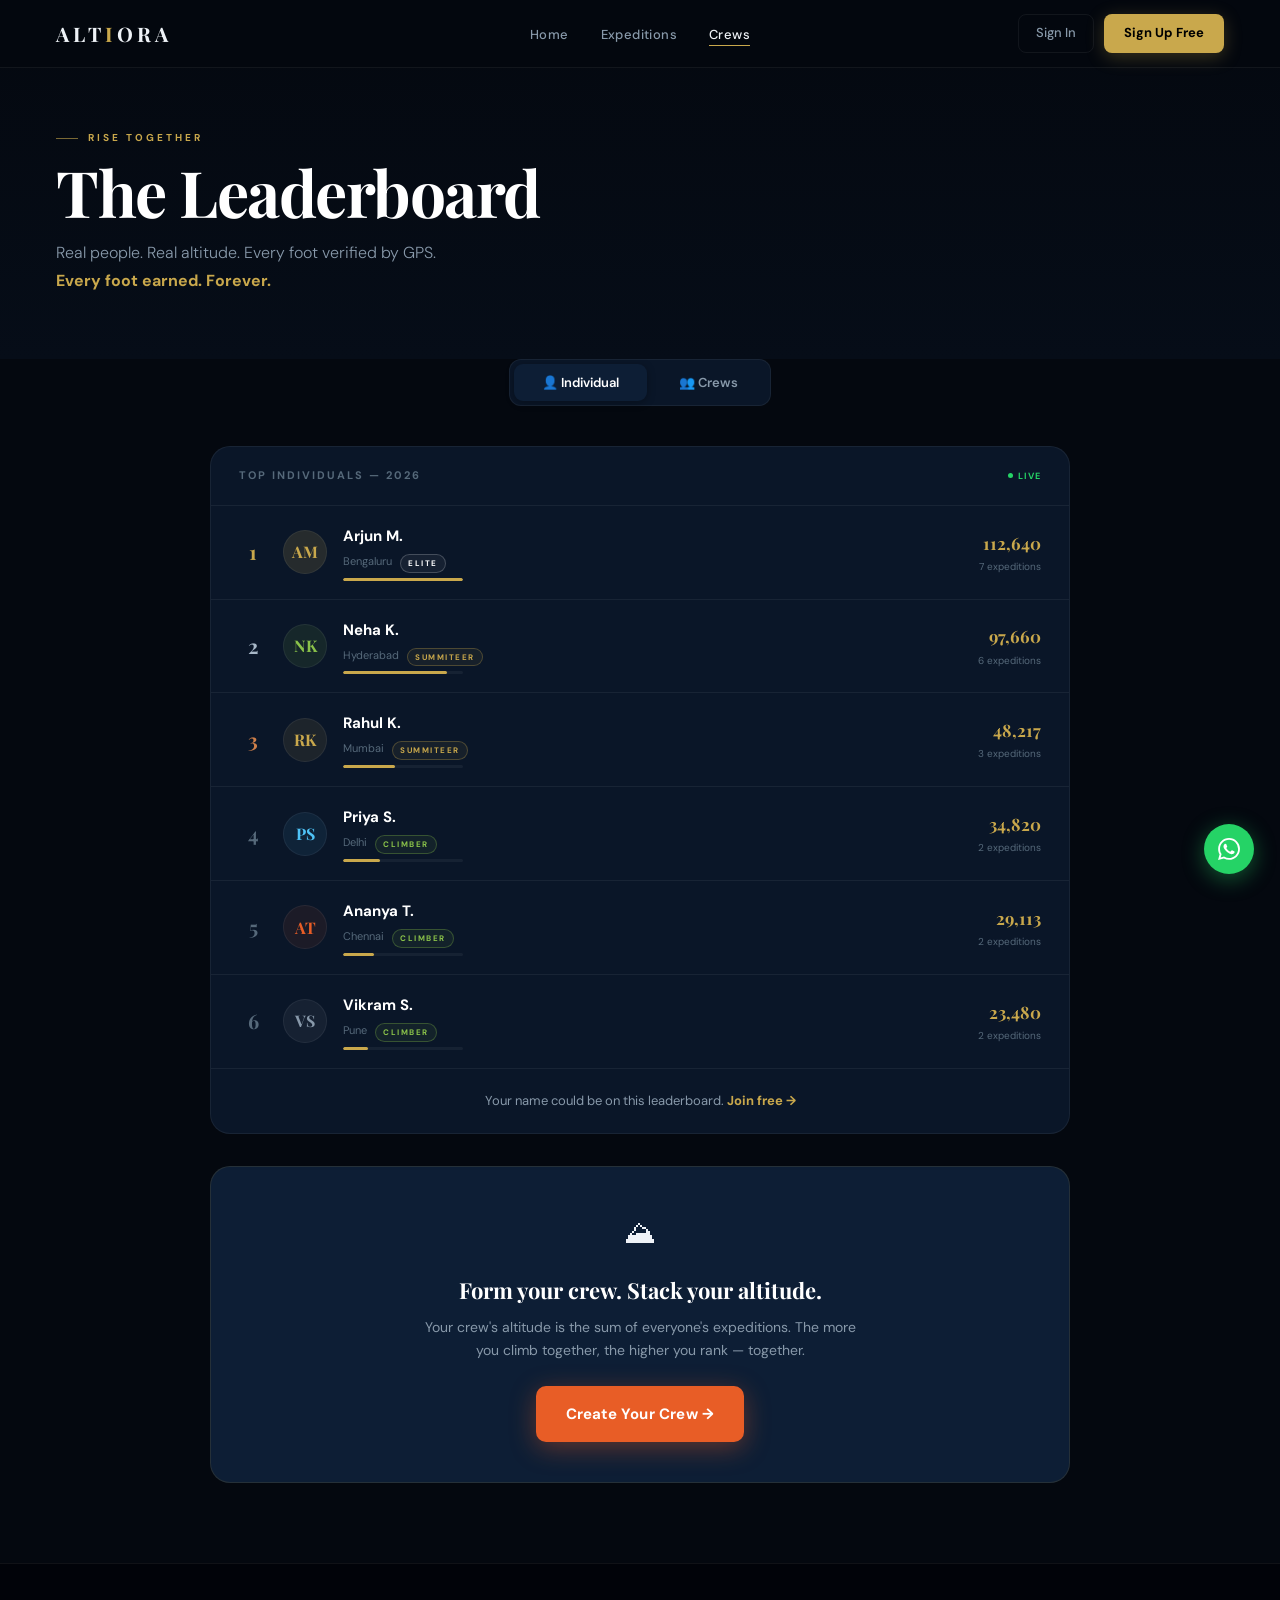
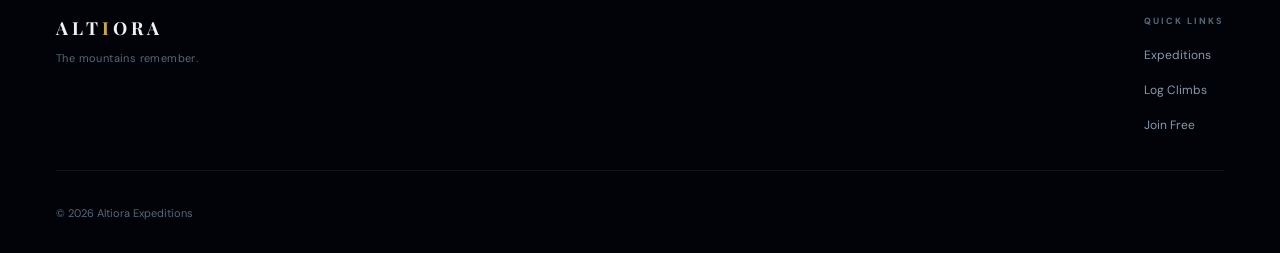
<file: crew.html>
<!DOCTYPE html>
<html lang="en">
<head>
<meta charset="UTF-8"/>
<meta name="viewport" content="width=device-width,initial-scale=1"/>
<title>Crew Leaderboard — Altiora</title>
<link rel="stylesheet" href="style.css"/>
<style>
.lb-page{padding:0 56px 80px}
.lb-tabs{display:flex;gap:4px;background:var(--surface);border:1px solid var(--border2);border-radius:12px;padding:4px;width:fit-content;margin:0 auto 40px}
.lb-tab{padding:10px 28px;border-radius:9px;font-size:13px;font-weight:600;cursor:pointer;transition:all .2s;color:var(--muted);border:none;background:none;font-family:var(--font-b)}
.lb-tab.active{background:var(--surface2);color:#fff;box-shadow:0 2px 8px rgba(0,0,0,.3)}
.lb-full-panel{background:var(--surface);border:1px solid var(--border2);border-radius:20px;overflow:hidden;max-width:860px;margin:0 auto}
.lb-full-header{padding:20px 28px;border-bottom:1px solid var(--border2);display:flex;justify-content:space-between;align-items:center}
.lb-full-row{display:flex;align-items:center;gap:16px;padding:18px 28px;border-bottom:1px solid var(--border2);transition:background .18s}
.lb-full-row:last-child{border-bottom:none}
.lb-full-row:hover{background:rgba(255,255,255,.02)}
.lbr-rank{font-family:var(--font-d);font-size:20px;font-weight:700;width:28px;text-align:center;flex-shrink:0}
.lbr-avi{width:44px;height:44px;border-radius:50%;display:flex;align-items:center;justify-content:center;font-size:16px;font-weight:700;border:1.5px solid var(--border2);font-family:var(--font-d);flex-shrink:0}
.lbr-info{flex:1;min-width:0}
.lbr-name{font-size:15px;font-weight:700;color:#fff}
.lbr-meta{font-size:11px;color:var(--muted2);margin-top:3px;display:flex;align-items:center;gap:8px;flex-wrap:wrap}
.lbr-bar{width:120px;flex-shrink:0}
.lbr-bar-track{height:3px;background:rgba(255,255,255,.05);border-radius:100px;overflow:hidden;margin-top:5px}
.lbr-bar-fill{height:100%;border-radius:100px;background:var(--gold)}
.lbr-score{text-align:right;flex-shrink:0;min-width:80px}
.lbr-ft{font-family:var(--font-d);font-size:17px;font-weight:700;color:var(--gold)}
.lbr-trips{font-size:10px;color:var(--muted2);margin-top:2px}
.create-crew-cta{background:var(--surface2);border:1px solid var(--border);border-radius:20px;padding:40px;text-align:center;max-width:860px;margin:32px auto 0}
.crew-rules{display:grid;grid-template-columns:repeat(3,1fr);gap:14px;max-width:860px;margin:32px auto}
.rule-card{background:var(--surface);border:1px solid var(--border2);border-radius:14px;padding:20px}
.rule-icon{font-size:20px;margin-bottom:10px}
.rule-title{font-size:13px;font-weight:700;color:#fff;margin-bottom:5px}
.rule-desc{font-size:11px;color:var(--muted);line-height:1.55}
.tab-panel{display:none}
.tab-panel.active{display:block}
@media(max-width:900px){
  .lb-page{padding:0 20px 60px}
  .lb-full-row{padding:14px 18px}
  .lbr-bar{display:none}
  .crew-rules{grid-template-columns:1fr}
}
</style>
</head>
<body>
<nav class="nav scrolled">
  <a href="index.html" class="nav-logo">ALT<span>I</span>ORA</a>
  <ul class="nav-center">
    <li><a href="index.html">Home</a></li>
    <li><a href="expeditions.html">Expeditions</a></li>
    <li><a href="crew.html" class="active">Crews</a></li>
  </ul>
  <div class="nav-right">
    <a href="login.html" class="btn-nav-ghost">Sign In</a>
    <a href="signup.html" class="btn-nav">Sign Up Free</a>
    <button class="hamburger" id="ham"><span></span><span></span><span></span></button>
  </div>
</nav>
<div class="mobile-menu" id="mob">
  <ul>
    <li><a href="index.html">Home</a></li>
    <li><a href="expeditions.html">Expeditions</a></li>
    <li><a href="crew.html" class="active">Crews</a></li>
  </ul>
  <div class="mob-div"></div>
  <div class="mob-actions">
    <a href="login.html" class="mob-signin">Sign In</a>
    <a href="signup.html" class="mob-signup">Sign Up Free</a>
  </div>
</div>

<div class="page-hero">
  <div class="page-hero-inner">
    <div class="sec-label reveal">Rise Together</div>
    <h1 class="sec-title reveal d1" style="font-size:clamp(36px,5vw,64px)">The Leaderboard</h1>
    <p class="sec-sub reveal d2">Real people. Real altitude. Every foot verified by GPS.<br><strong style="color:var(--gold)">Every foot earned. Forever.</strong></p>
  </div>
</div>

<div class="lb-page">
  <div class="lb-tabs">
    <button class="lb-tab active" onclick="switchTab('individuals',this)">👤 Individual</button>
    <button class="lb-tab" onclick="switchTab('crews',this)">👥 Crews</button>
  </div>

  <!-- INDIVIDUALS -->
  <div id="individuals" class="tab-panel active">
    <div class="lb-full-panel">
      <div class="lb-full-header">
        <span style="font-size:11px;font-weight:700;letter-spacing:2px;color:var(--muted2);text-transform:uppercase">Top Individuals — 2026</span>
        <span class="lb-live"><span class="lb-dot"></span>Live</span>
      </div>
      <!-- rows -->
      <div class="lb-full-row">
        <span class="lbr-rank r1">1</span>
        <div class="lbr-avi" style="background:rgba(201,168,76,.15);color:var(--gold)">AM</div>
        <div class="lbr-info">
          <div class="lbr-name">Arjun M.</div>
          <div class="lbr-meta">Bengaluru <span class="tier-pill t-elite">Elite</span></div>
          <div class="lbr-bar"><div class="lbr-bar-track"><div class="lbr-bar-fill" style="width:100%"></div></div></div>
        </div>
        <div class="lbr-score"><div class="lbr-ft">112,640</div><div class="lbr-trips">7 expeditions</div></div>
      </div>
      <div class="lb-full-row">
        <span class="lbr-rank r2">2</span>
        <div class="lbr-avi" style="background:rgba(139,195,74,.1);color:#8BC34A">NK</div>
        <div class="lbr-info">
          <div class="lbr-name">Neha K.</div>
          <div class="lbr-meta">Hyderabad <span class="tier-pill t-summiteer">Summiteer</span></div>
          <div class="lbr-bar"><div class="lbr-bar-track"><div class="lbr-bar-fill" style="width:87%"></div></div></div>
        </div>
        <div class="lbr-score"><div class="lbr-ft">97,660</div><div class="lbr-trips">6 expeditions</div></div>
      </div>
      <div class="lb-full-row">
        <span class="lbr-rank r3">3</span>
        <div class="lbr-avi" style="background:rgba(201,168,76,.1);color:var(--gold)">RK</div>
        <div class="lbr-info">
          <div class="lbr-name">Rahul K.</div>
          <div class="lbr-meta">Mumbai <span class="tier-pill t-summiteer">Summiteer</span></div>
          <div class="lbr-bar"><div class="lbr-bar-track"><div class="lbr-bar-fill" style="width:43%"></div></div></div>
        </div>
        <div class="lbr-score"><div class="lbr-ft">48,217</div><div class="lbr-trips">3 expeditions</div></div>
      </div>
      <div class="lb-full-row">
        <span class="lbr-rank r4">4</span>
        <div class="lbr-avi" style="background:rgba(79,195,247,.08);color:var(--ice)">PS</div>
        <div class="lbr-info">
          <div class="lbr-name">Priya S.</div>
          <div class="lbr-meta">Delhi <span class="tier-pill t-climber">Climber</span></div>
          <div class="lbr-bar"><div class="lbr-bar-track"><div class="lbr-bar-fill" style="width:31%"></div></div></div>
        </div>
        <div class="lbr-score"><div class="lbr-ft">34,820</div><div class="lbr-trips">2 expeditions</div></div>
      </div>
      <div class="lb-full-row">
        <span class="lbr-rank r4">5</span>
        <div class="lbr-avi" style="background:rgba(232,93,38,.08);color:var(--fire)">AT</div>
        <div class="lbr-info">
          <div class="lbr-name">Ananya T.</div>
          <div class="lbr-meta">Chennai <span class="tier-pill t-climber">Climber</span></div>
          <div class="lbr-bar"><div class="lbr-bar-track"><div class="lbr-bar-fill" style="width:26%"></div></div></div>
        </div>
        <div class="lbr-score"><div class="lbr-ft">29,113</div><div class="lbr-trips">2 expeditions</div></div>
      </div>
      <div class="lb-full-row">
        <span class="lbr-rank r4">6</span>
        <div class="lbr-avi" style="background:rgba(255,255,255,.05);color:var(--muted)">VS</div>
        <div class="lbr-info">
          <div class="lbr-name">Vikram S.</div>
          <div class="lbr-meta">Pune <span class="tier-pill t-climber">Climber</span></div>
          <div class="lbr-bar"><div class="lbr-bar-track"><div class="lbr-bar-fill" style="width:21%"></div></div></div>
        </div>
        <div class="lbr-score"><div class="lbr-ft">23,480</div><div class="lbr-trips">2 expeditions</div></div>
      </div>
      <div class="lb-full-row" style="justify-content:center;padding:22px">
        <a href="signup.html" style="font-size:13px;color:var(--muted);text-decoration:none">Your name could be on this leaderboard. <strong style="color:var(--gold)">Join free →</strong></a>
      </div>
    </div>
  </div>

  <!-- CREWS -->
  <div id="crews" class="tab-panel">
    <div class="crew-rules">
      <div class="rule-card">
        <div class="rule-icon">👥</div>
        <div class="rule-title">Max 10 members</div>
        <div class="rule-desc">Each crew can have between 2 and 10 members. Invite by Altiora ID.</div>
      </div>
      <div class="rule-card">
        <div class="rule-icon">📡</div>
        <div class="rule-title">Altitude stacks</div>
        <div class="rule-desc">Your crew's altitude is the sum of every member's verified expedition scores.</div>
      </div>
      <div class="rule-card">
        <div class="rule-icon">🏆</div>
        <div class="rule-title">Three crew tiers</div>
        <div class="rule-desc">Base Campers (50K) · Climbers (100K) · Extreme Mountaineers (200K combined ft)</div>
      </div>
    </div>
    <div class="lb-full-panel">
      <div class="lb-full-header">
        <span style="font-size:11px;font-weight:700;letter-spacing:2px;color:var(--muted2);text-transform:uppercase">Crew Rankings — 2026</span>
        <span class="lb-live"><span class="lb-dot"></span>Live</span>
      </div>
      <div class="lb-full-row">
        <span class="lbr-rank r1">1</span>
        <div class="lbr-avi" style="background:rgba(201,168,76,.12);color:var(--gold);font-size:18px">🏔</div>
        <div class="lbr-info">
          <div class="lbr-name">Summit Seekers <span style="font-size:10px;color:var(--muted2);font-weight:400">· CR-2026-001</span></div>
          <div class="lbr-meta">8 members · Himachal base <span class="tier-pill t-elite">Extreme Mountaineers</span></div>
        </div>
        <div class="lbr-score"><div class="lbr-ft">317K</div><div class="lbr-trips">ft combined</div></div>
      </div>
      <div class="lb-full-row">
        <span class="lbr-rank r2">2</span>
        <div class="lbr-avi" style="background:rgba(79,195,247,.08);color:var(--ice);font-size:18px">⛺</div>
        <div class="lbr-info">
          <div class="lbr-name">Frozen Horizon <span style="font-size:10px;color:var(--muted2);font-weight:400">· CR-2026-004</span></div>
          <div class="lbr-meta">6 members · Delhi base <span class="tier-pill t-elite">Extreme Mountaineers</span></div>
        </div>
        <div class="lbr-score"><div class="lbr-ft">243K</div><div class="lbr-trips">ft combined</div></div>
      </div>
      <div class="lb-full-row">
        <span class="lbr-rank r3">3</span>
        <div class="lbr-avi" style="background:rgba(139,195,74,.08);color:#8BC34A;font-size:18px">🦅</div>
        <div class="lbr-info">
          <div class="lbr-name">Ridge Runners <span style="font-size:10px;color:var(--muted2);font-weight:400">· CR-2026-007</span></div>
          <div class="lbr-meta">5 members · Pune base <span class="tier-pill t-summiteer">Climbers</span></div>
        </div>
        <div class="lbr-score"><div class="lbr-ft">194K</div><div class="lbr-trips">ft combined</div></div>
      </div>
      <div class="lb-full-row" style="justify-content:center;padding:22px">
        <a href="signup.html" style="font-size:13px;color:var(--muted);text-decoration:none">Form your crew and start stacking altitude. <strong style="color:var(--gold)">Create crew →</strong></a>
      </div>
    </div>
  </div>

  <div class="create-crew-cta">
    <div style="font-size:32px;margin-bottom:14px">⛰</div>
    <h3 style="font-family:var(--font-d);font-size:22px;font-weight:700;color:#fff;margin-bottom:8px">Form your crew. Stack your altitude.</h3>
    <p style="font-size:14px;color:var(--muted);max-width:440px;margin:0 auto 24px;line-height:1.65">Your crew's altitude is the sum of everyone's expeditions. The more you climb together, the higher you rank — together.</p>
    <a href="signup.html" class="btn-primary">Create Your Crew →</a>
  </div>
</div>

<footer>
  <div class="foot-top">
    <div><a href="index.html" class="foot-logo">ALT<span>I</span>ORA</a><div class="foot-tag">The mountains remember.</div></div>
    <div class="foot-nav">
      <div class="foot-col"><div class="foot-col-title">Quick Links</div><ul><li><a href="expeditions.html">Expeditions</a></li><li><a href="log-climbs.html">Log Climbs</a></li><li><a href="signup.html">Join Free</a></li></ul></div>
    </div>
  </div>
  <div class="foot-bottom"><div class="foot-copy">© 2026 Altiora Expeditions</div></div>
</footer>

<a href="https://wa.me/918800000000" class="wa-float show">
  <svg width="22" height="22" viewBox="0 0 24 24" fill="currentColor"><path d="M17.472 14.382c-.297-.149-1.758-.867-2.03-.967-.273-.099-.471-.148-.67.15-.197.297-.767.966-.94 1.164-.173.199-.347.223-.644.075-.297-.15-1.255-.463-2.39-1.475-.883-.788-1.48-1.761-1.653-2.059-.173-.297-.018-.458.13-.606.134-.133.298-.347.446-.52.149-.174.198-.298.298-.497.099-.198.05-.371-.025-.52-.075-.149-.669-1.612-.916-2.207-.242-.579-.487-.5-.669-.51-.173-.008-.371-.01-.57-.01-.198 0-.52.074-.792.372-.272.297-1.04 1.016-1.04 2.479 0 1.462 1.065 2.875 1.213 3.074.149.198 2.096 3.2 5.077 4.487.709.306 1.262.489 1.694.625.712.227 1.36.195 1.871.118.571-.085 1.758-.719 2.006-1.413.248-.694.248-1.289.173-1.413-.074-.124-.272-.198-.57-.347m-5.421 7.403h-.004a9.87 9.87 0 01-5.031-1.378l-.361-.214-3.741.982.998-3.648-.235-.374a9.86 9.86 0 01-1.51-5.26c.001-5.45 4.436-9.884 9.888-9.884 2.64 0 5.122 1.03 6.988 2.898a9.825 9.825 0 012.893 6.994c-.003 5.45-4.437 9.884-9.885 9.884m8.413-18.297A11.815 11.815 0 0012.05 0C5.495 0 .16 5.335.157 11.892c0 2.096.547 4.142 1.588 5.945L.057 24l6.305-1.654a11.882 11.882 0 005.683 1.448h.005c6.554 0 11.89-5.335 11.893-11.893a11.821 11.821 0 00-3.48-8.413z"/></svg>
</a>

<script>
const ham=document.getElementById('ham'),mob=document.getElementById('mob');
ham.addEventListener('click',()=>{ham.classList.toggle('open');mob.classList.toggle('open')});
const obs=new IntersectionObserver(e=>e.forEach(x=>{if(x.isIntersecting){x.target.classList.add('in');obs.unobserve(x.target)}}),{threshold:.1});
document.querySelectorAll('.reveal').forEach(el=>obs.observe(el));
function switchTab(id,btn){
  document.querySelectorAll('.tab-panel').forEach(p=>p.classList.remove('active'));
  document.querySelectorAll('.lb-tab').forEach(b=>b.classList.remove('active'));
  document.getElementById(id).classList.add('active');
  btn.classList.add('active');
}
</script>
</body>
</html>
</file>
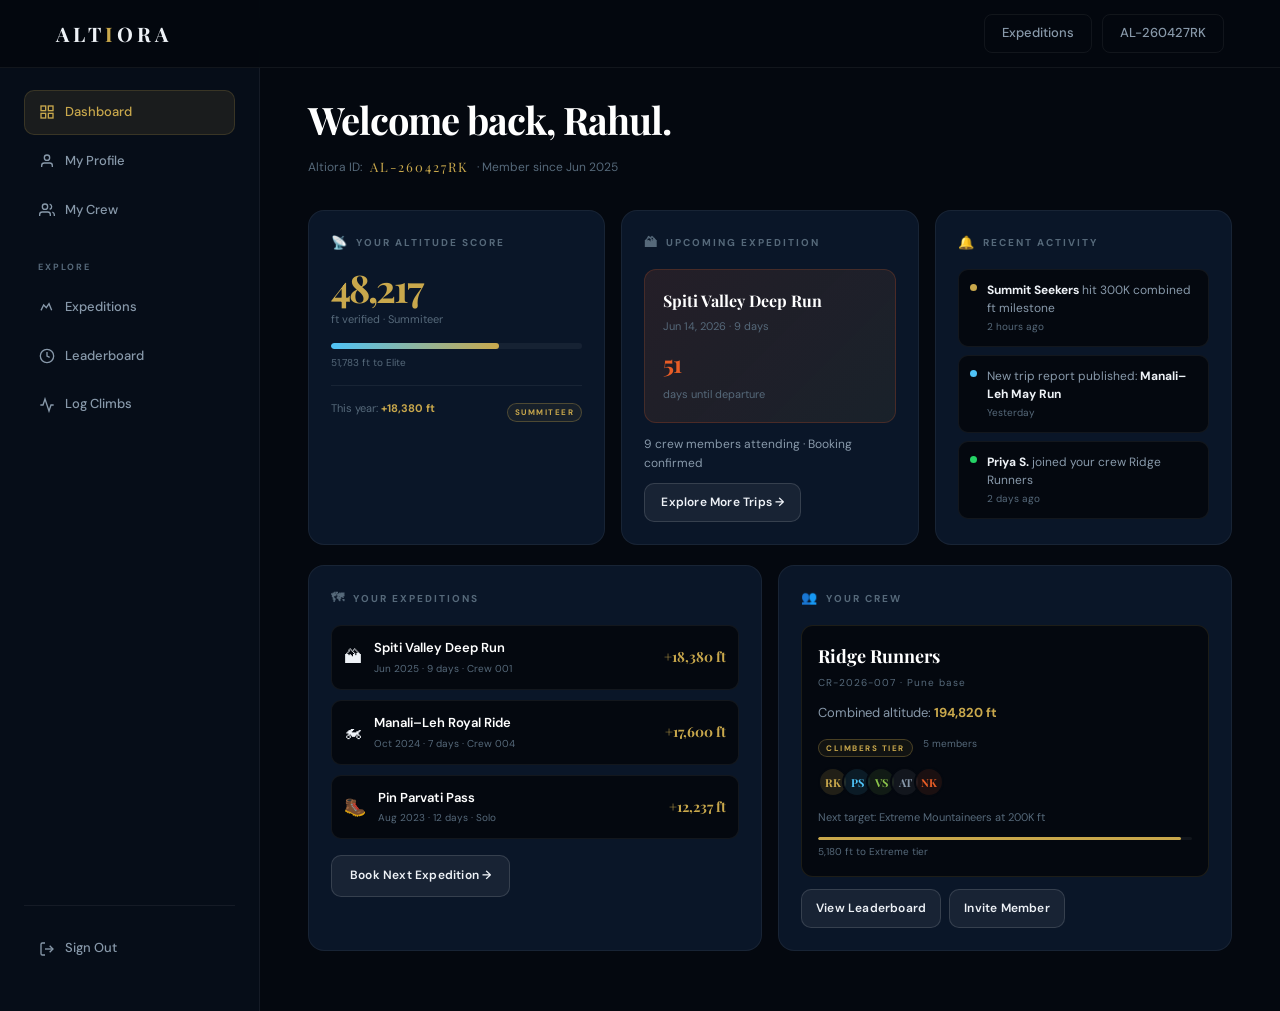
<file: dashboard.html>
<!DOCTYPE html>
<html lang="en">
<head>
<meta charset="UTF-8"/>
<meta name="viewport" content="width=device-width,initial-scale=1"/>
<title>Dashboard — Altiora</title>
<link rel="stylesheet" href="style.css"/>
<style>
.dash-wrap{display:grid;grid-template-columns:260px 1fr;gap:0;min-height:100vh}
.sidebar{background:var(--bg2);border-right:1px solid var(--border2);padding:90px 24px 40px;display:flex;flex-direction:column;gap:4px;flex-shrink:0}
.sb-item{display:flex;align-items:center;gap:10px;padding:11px 14px;border-radius:10px;font-size:13px;font-weight:500;color:var(--muted);cursor:pointer;transition:all .18s;border:1px solid transparent;text-decoration:none}
.sb-item:hover{background:rgba(255,255,255,.04);color:var(--text)}
.sb-item.active{background:rgba(201,168,76,.1);color:var(--gold);border-color:rgba(201,168,76,.18)}
.sb-item svg{width:16px;height:16px;flex-shrink:0}
.sb-section{font-size:9px;font-weight:700;letter-spacing:2px;color:var(--muted2);text-transform:uppercase;padding:16px 14px 6px;margin-top:8px}
.sb-bottom{margin-top:auto;padding-top:20px;border-top:1px solid var(--border2)}
.dash-main{background:var(--bg);padding:90px 48px 60px;overflow-y:auto}
.dash-greeting{margin-bottom:32px}
.dash-name{font-family:var(--font-d);font-size:clamp(26px,3vw,38px);font-weight:700;color:#fff;letter-spacing:-1px;margin-bottom:6px}
.dash-uid{font-size:12px;color:var(--muted2);display:flex;align-items:center;gap:8px}
.dash-uid-val{font-family:var(--font-d);color:var(--gold);letter-spacing:2px;font-size:13px}
.panels-grid{display:grid;grid-template-columns:repeat(3,1fr);gap:16px;margin-bottom:20px}
.panel{background:var(--surface);border:1px solid var(--border2);border-radius:16px;padding:22px}
.panel-title{font-size:10px;font-weight:700;letter-spacing:2px;color:var(--muted2);text-transform:uppercase;margin-bottom:16px;display:flex;align-items:center;gap:7px}
.panel-title-icon{font-size:13px}
.panel-big{font-family:var(--font-d);font-size:38px;font-weight:700;color:#fff;letter-spacing:-2px;line-height:1}
.panel-big span{color:var(--gold)}
.panel-sub{font-size:11px;color:var(--muted2);margin-top:4px;margin-bottom:14px}
.dash-bar-wrap{height:6px;background:rgba(255,255,255,.05);border-radius:100px;overflow:hidden;margin-bottom:6px}
.dash-bar{height:100%;border-radius:100px;background:linear-gradient(90deg,var(--ice),var(--gold))}
.dash-bar-label{font-size:10px;color:var(--muted2)}
.trips-list{display:flex;flex-direction:column;gap:10px;margin-bottom:16px}
.trip-item{display:flex;align-items:center;gap:12px;padding:12px;background:var(--bg);border-radius:10px;border:1px solid var(--border2)}
.trip-item-icon{font-size:18px;flex-shrink:0}
.trip-item-info{flex:1;min-width:0}
.trip-item-name{font-size:13px;font-weight:600;color:#fff}
.trip-item-meta{font-size:10px;color:var(--muted2);margin-top:2px}
.trip-item-ft{font-family:var(--font-d);font-size:14px;font-weight:700;color:var(--gold);white-space:nowrap}
.crew-card{background:var(--bg);border:1px solid var(--border);border-radius:12px;padding:16px}
.crew-name{font-family:var(--font-d);font-size:18px;font-weight:700;color:#fff;margin-bottom:4px}
.crew-id{font-size:10px;color:var(--muted2);letter-spacing:1px;margin-bottom:12px}
.crew-combined{font-size:13px;color:var(--muted);margin-bottom:12px}
.crew-combined strong{color:var(--gold)}
.crew-members{display:flex;gap:-8px;margin-bottom:12px}
.member-avi-sm{width:30px;height:30px;border-radius:50%;border:2px solid var(--bg);display:flex;align-items:center;justify-content:center;font-size:11px;font-weight:700;font-family:var(--font-d);margin-left:-6px}
.member-avi-sm:first-child{margin-left:0}
.upcoming-card{background:linear-gradient(135deg,rgba(232,93,38,.12),rgba(201,168,76,.08));border:1px solid rgba(232,93,38,.2);border-radius:12px;padding:18px;margin-bottom:12px}
.uc-title{font-family:var(--font-d);font-size:16px;font-weight:700;color:#fff;margin-bottom:4px}
.uc-countdown{font-size:24px;font-weight:700;color:var(--fire);font-family:var(--font-d);letter-spacing:-1px;margin:8px 0 4px}
.uc-sub{font-size:11px;color:var(--muted2)}
.notifs{display:flex;flex-direction:column;gap:8px}
.notif{display:flex;align-items:flex-start;gap:10px;padding:11px;background:var(--bg);border-radius:10px;border:1px solid var(--border2)}
.notif-dot{width:7px;height:7px;border-radius:50%;flex-shrink:0;margin-top:3px}
.notif-dot.blue{background:var(--ice)}
.notif-dot.gold{background:var(--gold)}
.notif-dot.green{background:var(--green)}
.notif-text{font-size:12px;color:var(--muted);line-height:1.5}
.notif-text strong{color:var(--text)}
.notif-time{font-size:10px;color:var(--muted2);margin-top:2px}
@media(max-width:1000px){.panels-grid{grid-template-columns:1fr 1fr}}
@media(max-width:860px){
  .dash-wrap{grid-template-columns:1fr}
  .sidebar{display:none}
  .dash-main{padding:90px 20px 60px}
  .panels-grid{grid-template-columns:1fr}
}
</style>
</head>
<body>
<nav class="nav scrolled">
  <a href="index.html" class="nav-logo">ALT<span>I</span>ORA</a>
  <div class="nav-right">
    <a href="expeditions.html" class="btn-nav-ghost">Expeditions</a>
    <a href="#" class="btn-nav-ghost">AL-260427RK</a>
  </div>
</nav>

<div class="dash-wrap">
  <!-- SIDEBAR -->
  <div class="sidebar">
    <a href="dashboard.html" class="sb-item active">
      <svg viewBox="0 0 24 24" fill="none" stroke="currentColor" stroke-width="2"><rect x="3" y="3" width="7" height="7"/><rect x="14" y="3" width="7" height="7"/><rect x="3" y="14" width="7" height="7"/><rect x="14" y="14" width="7" height="7"/></svg>
      Dashboard
    </a>
    <a href="#" class="sb-item">
      <svg viewBox="0 0 24 24" fill="none" stroke="currentColor" stroke-width="2"><path d="M20 21v-2a4 4 0 00-4-4H8a4 4 0 00-4 4v2"/><circle cx="12" cy="7" r="4"/></svg>
      My Profile
    </a>
    <a href="crew.html" class="sb-item">
      <svg viewBox="0 0 24 24" fill="none" stroke="currentColor" stroke-width="2"><path d="M17 21v-2a4 4 0 00-4-4H5a4 4 0 00-4 4v2"/><circle cx="9" cy="7" r="4"/><path d="M23 21v-2a4 4 0 00-3-3.87"/><path d="M16 3.13a4 4 0 010 7.75"/></svg>
      My Crew
    </a>
    <div class="sb-section">Explore</div>
    <a href="expeditions.html" class="sb-item">
      <svg viewBox="0 0 24 24" fill="none" stroke="currentColor" stroke-width="2"><path d="M3 17l4-8 4 4 4-6 4 10"/></svg>
      Expeditions
    </a>
    <a href="crew.html" class="sb-item">
      <svg viewBox="0 0 24 24" fill="none" stroke="currentColor" stroke-width="2"><circle cx="12" cy="12" r="10"/><polyline points="12 6 12 12 16 14"/></svg>
      Leaderboard
    </a>
    <a href="log-climbs.html" class="sb-item">
      <svg viewBox="0 0 24 24" fill="none" stroke="currentColor" stroke-width="2"><polyline points="22 12 18 12 15 21 9 3 6 12 2 12"/></svg>
      Log Climbs
    </a>
    <div class="sb-bottom">
      <a href="login.html" class="sb-item">
        <svg viewBox="0 0 24 24" fill="none" stroke="currentColor" stroke-width="2"><path d="M9 21H5a2 2 0 01-2-2V5a2 2 0 012-2h4"/><polyline points="16 17 21 12 16 7"/><line x1="21" y1="12" x2="9" y2="12"/></svg>
        Sign Out
      </a>
    </div>
  </div>

  <!-- MAIN -->
  <div class="dash-main">
    <div class="dash-greeting">
      <div class="dash-name">Welcome back, Rahul.</div>
      <div class="dash-uid">Altiora ID: <span class="dash-uid-val">AL-260427RK</span> · Member since Jun 2025</div>
    </div>

    <div class="panels-grid">
      <!-- SCORE PANEL -->
      <div class="panel">
        <div class="panel-title"><span class="panel-title-icon">📡</span>Your Altitude Score</div>
        <div class="panel-big"><span>48,217</span></div>
        <div class="panel-sub">ft verified · Summiteer</div>
        <div class="dash-bar-wrap"><div class="dash-bar" style="width:67%"></div></div>
        <div class="dash-bar-label">51,783 ft to Elite</div>
        <div style="margin-top:14px;padding-top:14px;border-top:1px solid var(--border2);display:flex;justify-content:space-between;font-size:11px;color:var(--muted2)">
          <span>This year: <strong style="color:var(--gold)">+18,380 ft</strong></span>
          <span class="tier-pill t-summiteer">Summiteer</span>
        </div>
      </div>

      <!-- UPCOMING EXPEDITION -->
      <div class="panel">
        <div class="panel-title"><span class="panel-title-icon">🏔</span>Upcoming Expedition</div>
        <div class="upcoming-card">
          <div class="uc-title">Spiti Valley Deep Run</div>
          <div style="font-size:11px;color:var(--muted2)">Jun 14, 2026 · 9 days</div>
          <div class="uc-countdown">51</div>
          <div class="uc-sub">days until departure</div>
        </div>
        <div style="font-size:12px;color:var(--muted);margin-bottom:10px">9 crew members attending · Booking confirmed</div>
        <a href="expeditions.html" class="btn-ghost" style="font-size:12px;padding:9px 16px;display:inline-flex">Explore More Trips →</a>
      </div>

      <!-- NOTIFICATIONS -->
      <div class="panel">
        <div class="panel-title"><span class="panel-title-icon">🔔</span>Recent Activity</div>
        <div class="notifs">
          <div class="notif">
            <span class="notif-dot gold"></span>
            <div>
              <div class="notif-text"><strong>Summit Seekers</strong> hit 300K combined ft milestone</div>
              <div class="notif-time">2 hours ago</div>
            </div>
          </div>
          <div class="notif">
            <span class="notif-dot blue"></span>
            <div>
              <div class="notif-text">New trip report published: <strong>Manali–Leh May Run</strong></div>
              <div class="notif-time">Yesterday</div>
            </div>
          </div>
          <div class="notif">
            <span class="notif-dot green"></span>
            <div>
              <div class="notif-text"><strong>Priya S.</strong> joined your crew Ridge Runners</div>
              <div class="notif-time">2 days ago</div>
            </div>
          </div>
        </div>
      </div>
    </div>

    <!-- SECOND ROW -->
    <div style="display:grid;grid-template-columns:1fr 1fr;gap:16px">
      <!-- TRIPS -->
      <div class="panel">
        <div class="panel-title"><span class="panel-title-icon">🗺</span>Your Expeditions</div>
        <div class="trips-list">
          <div class="trip-item">
            <span class="trip-item-icon">🏔</span>
            <div class="trip-item-info">
              <div class="trip-item-name">Spiti Valley Deep Run</div>
              <div class="trip-item-meta">Jun 2025 · 9 days · Crew 001</div>
            </div>
            <div class="trip-item-ft">+18,380 ft</div>
          </div>
          <div class="trip-item">
            <span class="trip-item-icon">🏍</span>
            <div class="trip-item-info">
              <div class="trip-item-name">Manali–Leh Royal Ride</div>
              <div class="trip-item-meta">Oct 2024 · 7 days · Crew 004</div>
            </div>
            <div class="trip-item-ft">+17,600 ft</div>
          </div>
          <div class="trip-item">
            <span class="trip-item-icon">🥾</span>
            <div class="trip-item-info">
              <div class="trip-item-name">Pin Parvati Pass</div>
              <div class="trip-item-meta">Aug 2023 · 12 days · Solo</div>
            </div>
            <div class="trip-item-ft">+12,237 ft</div>
          </div>
        </div>
        <a href="expeditions.html" class="btn-ghost" style="font-size:12px;padding:10px 18px;display:inline-flex">Book Next Expedition →</a>
      </div>

      <!-- CREW -->
      <div class="panel">
        <div class="panel-title"><span class="panel-title-icon">👥</span>Your Crew</div>
        <div class="crew-card">
          <div class="crew-name">Ridge Runners</div>
          <div class="crew-id">CR-2026-007 · Pune base</div>
          <div class="crew-combined">Combined altitude: <strong>194,820 ft</strong></div>
          <div style="display:flex;gap:4px;margin-bottom:10px">
            <span class="tier-pill t-summiteer">Climbers Tier</span>
            <span style="font-size:10px;color:var(--muted2);margin-left:6px">5 members</span>
          </div>
          <div class="crew-members">
            <div class="member-avi-sm" style="background:rgba(201,168,76,.15);color:var(--gold)">RK</div>
            <div class="member-avi-sm" style="background:rgba(79,195,247,.1);color:var(--ice)">PS</div>
            <div class="member-avi-sm" style="background:rgba(139,195,74,.1);color:#8BC34A">VS</div>
            <div class="member-avi-sm" style="background:rgba(255,255,255,.06);color:var(--muted)">AT</div>
            <div class="member-avi-sm" style="background:rgba(232,93,38,.1);color:var(--fire)">NK</div>
          </div>
          <div style="font-size:11px;color:var(--muted2)">Next target: Extreme Mountaineers at 200K ft</div>
          <div style="margin-top:10px;height:3px;background:rgba(255,255,255,.05);border-radius:100px;overflow:hidden">
            <div style="width:97%;height:100%;background:var(--gold);border-radius:100px"></div>
          </div>
          <div style="font-size:10px;color:var(--muted2);margin-top:4px">5,180 ft to Extreme tier</div>
        </div>
        <div style="display:flex;gap:8px;margin-top:12px">
          <a href="crew.html" class="btn-ghost" style="font-size:12px;padding:9px 14px;display:inline-flex">View Leaderboard</a>
          <a href="#" class="btn-ghost" style="font-size:12px;padding:9px 14px;display:inline-flex">Invite Member</a>
        </div>
      </div>
    </div>
  </div>
</div>

<script>
// Countdown animation
const countEl=document.querySelector('.uc-countdown');
if(countEl){
  const target=parseInt(countEl.textContent);
  let cur=0;
  const t=setInterval(()=>{
    cur+=2;
    if(cur>=target){countEl.textContent=target;clearInterval(t);}
    else countEl.textContent=cur;
  },20);
}
</script>
</body>
</html>
</file>
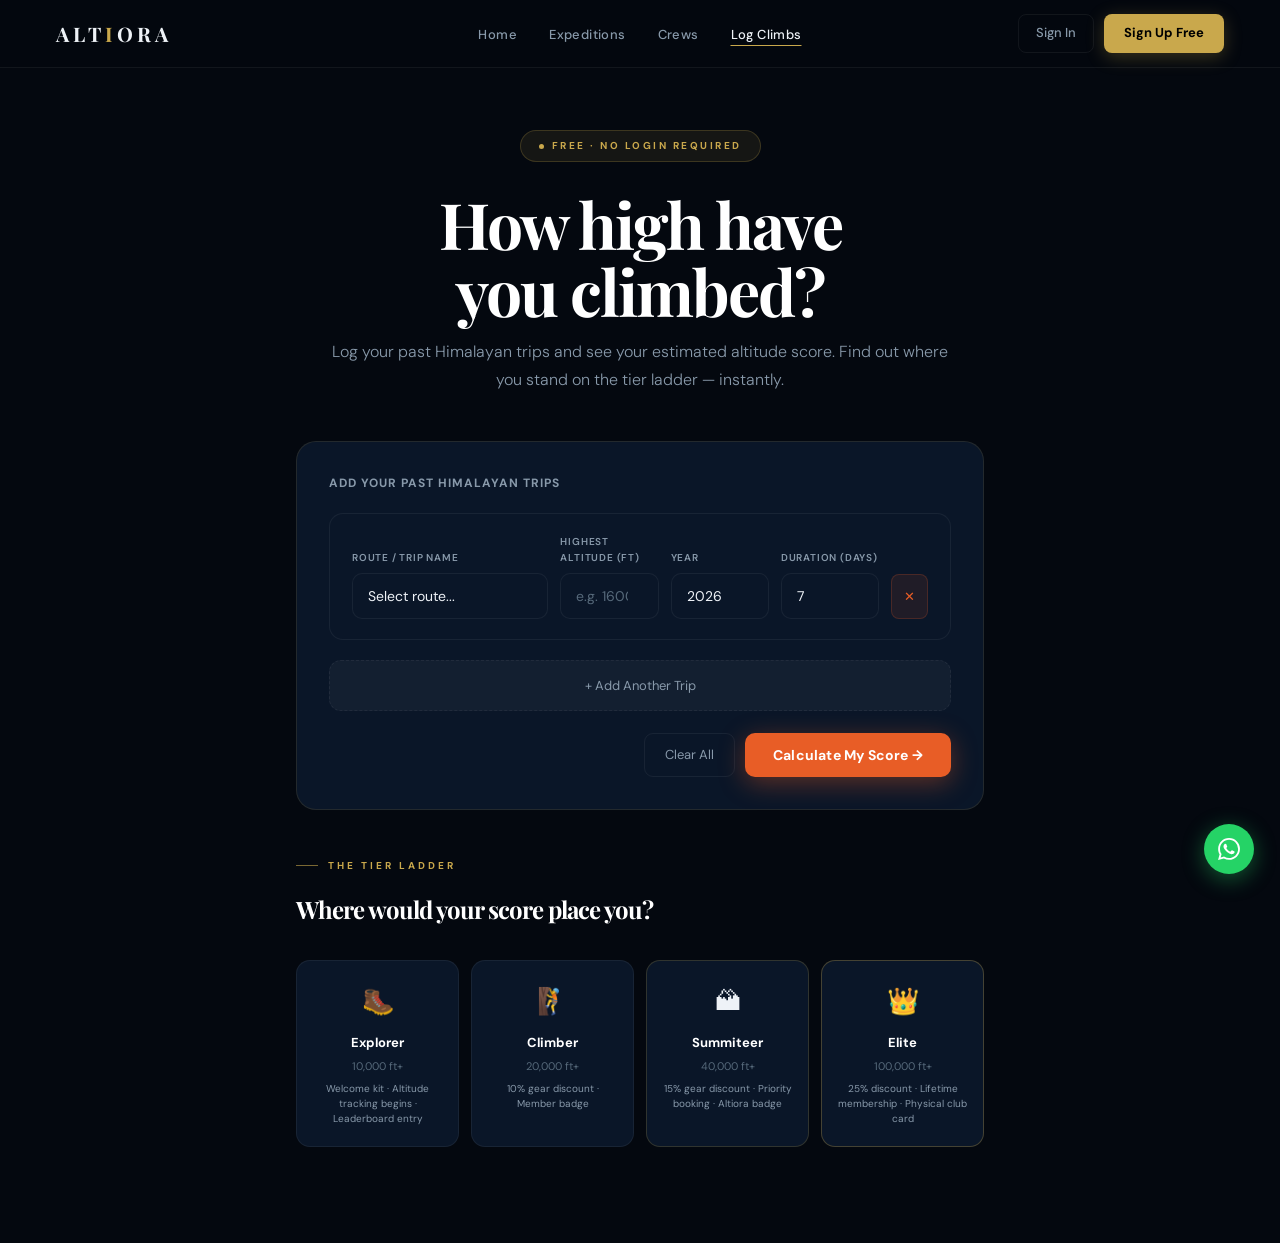
<file: log-climbs.html>
<!DOCTYPE html>
<html lang="en">
<head>
<meta charset="UTF-8"/>
<meta name="viewport" content="width=device-width,initial-scale=1"/>
<title>Log Your Climbs — Altiora</title>
<meta name="description" content="Calculate your estimated Himalayan altitude score for free. No login required."/>
<link rel="stylesheet" href="style.css"/>
<style>
.log-hero{padding:130px 56px 48px;text-align:center;position:relative;overflow:hidden}
.log-hero::before{content:'';position:absolute;inset:0;background:url('https://images.unsplash.com/photo-1544735716-392fe2489ffa?w=1440&q=70') center/cover;opacity:.07}
.log-hero-inner{position:relative;z-index:1;max-width:640px;margin:0 auto}
.log-main{padding:0 56px 96px;max-width:800px;margin:0 auto}
.trips-container{display:flex;flex-direction:column;gap:12px;margin-bottom:20px}
.trip-entry{background:var(--surface);border:1px solid var(--border2);border-radius:14px;padding:20px 22px;display:grid;grid-template-columns:2fr 1fr 1fr 1fr auto;gap:12px;align-items:end;transition:border-color .2s}
.trip-entry:hover{border-color:rgba(201,168,76,.18)}
.trip-entry .form-label{font-size:10px}
.remove-trip{background:rgba(232,93,38,.1);border:1px solid rgba(232,93,38,.2);color:var(--fire);border-radius:8px;padding:13px 12px;cursor:pointer;font-size:13px;transition:all .2s;flex-shrink:0;font-family:var(--font-b);align-self:flex-end}
.remove-trip:hover{background:rgba(232,93,38,.2)}
.add-trip-btn{background:rgba(255,255,255,.04);border:1px dashed var(--border2);border-radius:12px;padding:16px;width:100%;cursor:pointer;font-size:13px;color:var(--muted);transition:all .2s;font-family:var(--font-b);text-align:center}
.add-trip-btn:hover{border-color:rgba(201,168,76,.3);color:var(--gold);background:rgba(201,168,76,.04)}
.result-card{background:var(--surface);border:1px solid var(--border);border-radius:20px;padding:36px;margin-top:32px;display:none}
.result-card.show{display:block;animation:fadeup .4s ease}
.result-big{font-family:var(--font-d);font-size:clamp(56px,8vw,88px);font-weight:700;color:#fff;line-height:1;letter-spacing:-3px}
.result-big span{color:var(--gold)}
.result-ft{font-size:16px;color:var(--muted);margin-top:4px;margin-bottom:20px}
.result-tier-display{display:inline-flex;align-items:center;gap:10px;background:var(--bg);border:1px solid var(--border);border-radius:12px;padding:14px 20px;margin-bottom:24px}
.rtd-icon{font-size:28px}
.rtd-name{font-family:var(--font-d);font-size:18px;font-weight:700;color:#fff}
.rtd-label{font-size:11px;color:var(--muted2);margin-top:2px;text-transform:uppercase;letter-spacing:1px}
.rtd-unv{font-size:10px;color:var(--muted2);margin-left:8px;background:rgba(255,255,255,.06);padding:3px 8px;border-radius:100px;letter-spacing:.5px}
.result-bar-wrap{margin-bottom:8px}
.result-bar-label{display:flex;justify-content:space-between;font-size:11px;color:var(--muted2);margin-bottom:7px}
.result-track{height:8px;background:rgba(255,255,255,.05);border-radius:100px;overflow:hidden}
.result-fill{height:100%;border-radius:100px;background:linear-gradient(90deg,var(--ice),var(--gold));transition:width 1.2s cubic-bezier(.34,1.56,.64,1);width:0%}
.result-to-next{font-size:12px;color:var(--muted2);margin-bottom:24px}
.verify-steps{background:var(--bg);border:1px solid var(--border2);border-radius:14px;padding:22px;margin-bottom:24px}
.vs-title{font-size:12px;font-weight:700;color:var(--muted);letter-spacing:1px;text-transform:uppercase;margin-bottom:16px}
.vs-steps{display:flex;flex-direction:column;gap:12px}
.vs-step{display:flex;align-items:flex-start;gap:12px;font-size:13px;color:var(--muted)}
.vs-num{width:22px;height:22px;border-radius:50%;background:rgba(201,168,76,.15);color:var(--gold);font-size:11px;font-weight:700;display:flex;align-items:center;justify-content:center;flex-shrink:0;margin-top:1px}
.result-ctas{display:flex;gap:10px;flex-wrap:wrap}
.disclaimer-box{background:rgba(201,168,76,.05);border:1px solid rgba(201,168,76,.12);border-radius:12px;padding:16px 18px;font-size:12px;color:var(--muted2);line-height:1.6;margin-top:0;margin-bottom:24px}
.tier-explainer{display:grid;grid-template-columns:repeat(4,1fr);gap:12px;margin-top:32px}
.te-card{background:var(--surface);border:1px solid var(--border2);border-radius:14px;padding:20px 16px;text-align:center;transition:border-color .2s}
.te-card:hover{border-color:rgba(201,168,76,.2)}
.te-icon{font-size:26px;margin-bottom:10px}
.te-name{font-size:13px;font-weight:700;color:#fff;margin-bottom:4px}
.te-thresh{font-size:11px;color:var(--muted2);margin-bottom:6px}
.te-perk{font-size:10px;color:var(--muted);line-height:1.5}
@media(max-width:900px){
  .log-hero,.log-main{padding-left:20px;padding-right:20px}
  .trip-entry{grid-template-columns:1fr 1fr;gap:10px}
  .tier-explainer{grid-template-columns:repeat(2,1fr)}
}
@media(max-width:560px){
  .trip-entry{grid-template-columns:1fr}
  .tier-explainer{grid-template-columns:1fr}
}
</style>
</head>
<body>

<nav class="nav scrolled">
  <a href="index.html" class="nav-logo">ALT<span>I</span>ORA</a>
  <ul class="nav-center">
    <li><a href="index.html">Home</a></li>
    <li><a href="expeditions.html">Expeditions</a></li>
    <li><a href="crew.html">Crews</a></li>
    <li><a href="log-climbs.html" class="active">Log Climbs</a></li>
  </ul>
  <div class="nav-right">
    <a href="login.html" class="btn-nav-ghost">Sign In</a>
    <a href="signup.html" class="btn-nav">Sign Up Free</a>
    <button class="hamburger" id="ham"><span></span><span></span><span></span></button>
  </div>
</nav>
<div class="mobile-menu" id="mob">
  <ul>
    <li><a href="index.html">Home</a></li>
    <li><a href="expeditions.html">Expeditions</a></li>
    <li><a href="crew.html">Crews</a></li>
    <li><a href="log-climbs.html" class="active">Log Climbs</a></li>
  </ul>
  <div class="mob-div"></div>
  <div class="mob-actions">
    <a href="login.html" class="mob-signin">Sign In</a>
    <a href="signup.html" class="mob-signup">Sign Up Free</a>
  </div>
</div>

<div class="log-hero">
  <div class="log-hero-inner">
    <div class="hero-eyebrow" style="justify-content:center"><span class="hero-dot"></span>Free · No Login Required</div>
    <h1 class="sec-title" style="font-size:clamp(36px,5vw,64px);letter-spacing:-2px;text-align:center;margin-bottom:14px">How high have<br>you climbed?</h1>
    <p style="font-size:16px;color:var(--muted);line-height:1.7;font-weight:300">Log your past Himalayan trips and see your estimated altitude score. Find out where you stand on the tier ladder — instantly.</p>
  </div>
</div>

<div class="log-main">

  <!-- TRIP LOGGER -->
  <div style="background:var(--surface);border:1px solid var(--border);border-radius:20px;padding:32px;margin-bottom:20px">
    <div style="font-size:12px;font-weight:700;color:var(--muted);letter-spacing:1px;text-transform:uppercase;margin-bottom:20px">Add Your Past Himalayan Trips</div>

    <div class="trips-container" id="tripsContainer">
      <!-- trips injected here -->
    </div>

    <button class="add-trip-btn" id="addTripBtn">+ Add Another Trip</button>

    <div style="margin-top:22px;display:flex;gap:10px;justify-content:flex-end">
      <button onclick="clearAll()" style="background:none;border:1px solid var(--border2);color:var(--muted);padding:12px 20px;border-radius:9px;cursor:pointer;font-family:var(--font-b);font-size:13px;transition:all .2s" onmouseover="this.style.borderColor='rgba(232,93,38,.3)'" onmouseout="this.style.borderColor='var(--border2)'">Clear All</button>
      <button onclick="calculateScore()" class="btn-primary" style="font-size:14px;padding:13px 28px">Calculate My Score →</button>
    </div>
  </div>

  <!-- RESULT -->
  <div id="resultCard" class="result-card">
    <div style="display:flex;align-items:flex-start;justify-content:space-between;flex-wrap:wrap;gap:16px;margin-bottom:24px">
      <div>
        <div class="result-big"><span id="resScore">0</span></div>
        <div class="result-ft">estimated feet climbed</div>
      </div>
      <div class="result-tier-display">
        <span class="rtd-icon" id="resTierIcon">🥾</span>
        <div>
          <div class="rtd-name" id="resTierName">Explorer</div>
          <div class="rtd-label">Unverified <span class="rtd-unv">UNVERIFIED</span></div>
        </div>
      </div>
    </div>

    <div class="result-bar-wrap">
      <div class="result-bar-label">
        <span id="resCurrent">—</span>
        <span id="resNext">—</span>
      </div>
      <div class="result-track"><div class="result-fill" id="resFill"></div></div>
    </div>
    <div class="result-to-next" id="resToNext"></div>

    <div class="disclaimer-box">
      <strong style="color:var(--gold)">This is an estimated, unverified score.</strong> It's based on self-reported trips and approximate altitude data. To earn a verified Altiora score — the one that appears permanently on the public leaderboard — you need to complete one Altiora expedition with GPS tracking.
    </div>

    <div class="verify-steps">
      <div class="vs-title">How to verify your score</div>
      <div class="vs-steps">
        <div class="vs-step"><span class="vs-num">1</span><span>Complete any Altiora expedition — Spiti, Leh, Pin Parvati, or any future route</span></div>
        <div class="vs-step"><span class="vs-num">2</span><span>Your GPS-tracked altitude gain is added to your profile during the trip</span></div>
        <div class="vs-step"><span class="vs-num">3</span><span>Your verified score appears publicly on the leaderboard — permanently, with your name on it</span></div>
      </div>
    </div>

    <div class="result-ctas">
      <a href="expeditions.html" class="btn-primary">Verify My Score — View Expeditions →</a>
      <a href="signup.html" class="btn-ghost">Save My Score Free</a>
    </div>
  </div>

  <!-- TIER EXPLAINER -->
  <div style="margin-top:48px">
    <div class="sec-label" style="margin-bottom:16px">The Tier Ladder</div>
    <h3 style="font-family:var(--font-d);font-size:24px;font-weight:700;color:#fff;margin-bottom:24px;letter-spacing:-1px">Where would your score place you?</h3>
    <div class="tier-explainer">
      <div class="te-card">
        <div class="te-icon">🥾</div>
        <div class="te-name">Explorer</div>
        <div class="te-thresh">10,000 ft+</div>
        <div class="te-perk">Welcome kit · Altitude tracking begins · Leaderboard entry</div>
      </div>
      <div class="te-card">
        <div class="te-icon">🧗</div>
        <div class="te-name">Climber</div>
        <div class="te-thresh">20,000 ft+</div>
        <div class="te-perk">10% gear discount · Member badge</div>
      </div>
      <div class="te-card" style="border-color:rgba(201,168,76,.2)">
        <div class="te-icon">🏔</div>
        <div class="te-name">Summiteer</div>
        <div class="te-thresh">40,000 ft+</div>
        <div class="te-perk">15% gear discount · Priority booking · Altiora badge</div>
      </div>
      <div class="te-card" style="border-color:rgba(201,168,76,.3)">
        <div class="te-icon">👑</div>
        <div class="te-name">Elite</div>
        <div class="te-thresh">100,000 ft+</div>
        <div class="te-perk">25% discount · Lifetime membership · Physical club card</div>
      </div>
    </div>
  </div>

</div>

<a href="https://wa.me/918800000000" class="wa-float show" aria-label="WhatsApp">
  <svg width="22" height="22" viewBox="0 0 24 24" fill="currentColor"><path d="M17.472 14.382c-.297-.149-1.758-.867-2.03-.967-.273-.099-.471-.148-.67.15-.197.297-.767.966-.94 1.164-.173.199-.347.223-.644.075-.297-.15-1.255-.463-2.39-1.475-.883-.788-1.48-1.761-1.653-2.059-.173-.297-.018-.458.13-.606.134-.133.298-.347.446-.52.149-.174.198-.298.298-.497.099-.198.05-.371-.025-.52-.075-.149-.669-1.612-.916-2.207-.242-.579-.487-.5-.669-.51-.173-.008-.371-.01-.57-.01-.198 0-.52.074-.792.372-.272.297-1.04 1.016-1.04 2.479 0 1.462 1.065 2.875 1.213 3.074.149.198 2.096 3.2 5.077 4.487.709.306 1.262.489 1.694.625.712.227 1.36.195 1.871.118.571-.085 1.758-.719 2.006-1.413.248-.694.248-1.289.173-1.413-.074-.124-.272-.198-.57-.347m-5.421 7.403h-.004a9.87 9.87 0 01-5.031-1.378l-.361-.214-3.741.982.998-3.648-.235-.374a9.86 9.86 0 01-1.51-5.26c.001-5.45 4.436-9.884 9.888-9.884 2.64 0 5.122 1.03 6.988 2.898a9.825 9.825 0 012.893 6.994c-.003 5.45-4.437 9.884-9.885 9.884m8.413-18.297A11.815 11.815 0 0012.05 0C5.495 0 .16 5.335.157 11.892c0 2.096.547 4.142 1.588 5.945L.057 24l6.305-1.654a11.882 11.882 0 005.683 1.448h.005c6.554 0 11.89-5.335 11.893-11.893a11.821 11.821 0 00-3.48-8.413z"/></svg>
</a>

<script>
const ham=document.getElementById('ham'),mob=document.getElementById('mob');
ham.addEventListener('click',()=>{ham.classList.toggle('open');mob.classList.toggle('open')});

const ROUTES=[
  {label:'Manali–Leh Highway',ft:17600},
  {label:'Spiti Valley Circuit',ft:18380},
  {label:'Pin Parvati Pass',ft:15400},
  {label:'Stok Kangri',ft:20182},
  {label:'Roopkund Trek',ft:14173},
  {label:'Hampta Pass',ft:14042},
  {label:'Chadar Trek',ft:11811},
  {label:'Kedarkantha',ft:12500},
  {label:'Valley of Flowers',ft:11795},
  {label:'Har Ki Dun',ft:11417},
  {label:'Brahmatal Trek',ft:12106},
  {label:'Rupin Pass',ft:15250},
  {label:'Other / Custom',ft:0,custom:true}
];

let tripCount=0;

function addTrip(defaults={}){
  tripCount++;
  const id=`trip_${tripCount}`;
  const div=document.createElement('div');
  div.className='trip-entry';
  div.id=id;
  div.innerHTML=`
    <div class="form-group" style="margin:0">
      <label class="form-label">Route / Trip Name</label>
      <select class="form-select" id="${id}_route" onchange="routeChanged('${id}')">
        <option value="">Select route...</option>
        ${ROUTES.map(r=>`<option value="${r.ft}" ${r.custom?'data-custom="1"':''}>${r.label}</option>`).join('')}
      </select>
    </div>
    <div class="form-group" style="margin:0" id="${id}_customWrap" style="display:none">
      <label class="form-label">Highest Altitude (ft)</label>
      <input type="number" class="form-input" id="${id}_custom" placeholder="e.g. 16000" min="5000" max="30000"/>
    </div>
    <div class="form-group" style="margin:0">
      <label class="form-label">Year</label>
      <select class="form-select" id="${id}_year">
        ${[2026,2025,2024,2023,2022,2021,2020].map(y=>`<option value="${y}">${y}</option>`).join('')}
      </select>
    </div>
    <div class="form-group" style="margin:0">
      <label class="form-label">Duration (days)</label>
      <input type="number" class="form-input" id="${id}_days" value="7" min="1" max="30"/>
    </div>
    <button class="remove-trip" onclick="removeTrip('${id}')">✕</button>
  `;
  document.getElementById('tripsContainer').appendChild(div);
  if(defaults.ft){
    const sel=div.querySelector(`#${id}_route`);
    for(let o of sel.options){if(o.value==defaults.ft){o.selected=true;break;}}
  }
}

function routeChanged(id){
  const sel=document.getElementById(`${id}_route`);
  const opt=sel.options[sel.selectedIndex];
  const wrap=document.getElementById(`${id}_customWrap`);
  if(wrap)wrap.style.display=opt.getAttribute('data-custom')?'block':'none';
}

function removeTrip(id){
  const el=document.getElementById(id);
  if(el)el.remove();
}

function clearAll(){
  document.getElementById('tripsContainer').innerHTML='';
  document.getElementById('resultCard').classList.remove('show');
  tripCount=0;
  addTrip();
}

document.getElementById('addTripBtn').addEventListener('click',()=>addTrip());

const TIERS=[
  {icon:'🥾',name:'Explorer',min:10000,max:20000},
  {icon:'🧗',name:'Climber',min:20000,max:40000},
  {icon:'🏔',name:'Summiteer',min:40000,max:100000},
  {icon:'👑',name:'Elite',min:100000,max:null}
];

function calculateScore(){
  const entries=document.querySelectorAll('.trip-entry');
  let total=0;
  entries.forEach(entry=>{
    const id=entry.id;
    const sel=document.getElementById(`${id}_route`);
    if(!sel)return;
    const opt=sel.options[sel.selectedIndex];
    let ft=parseInt(sel.value)||0;
    if(opt.getAttribute('data-custom')){
      ft=parseInt(document.getElementById(`${id}_custom`)?.value)||0;
    }
    total+=ft;
  });
  if(total===0){alert('Please add at least one trip to calculate your score.');return;}

  const tier=TIERS.find(t=>total>=t.min&&(t.max===null||total<t.max))||TIERS[0];
  document.getElementById('resScore').textContent=total.toLocaleString('en-IN');
  document.getElementById('resTierIcon').textContent=tier.icon;
  document.getElementById('resTierName').textContent=tier.name;
  const pct=tier.max?Math.min(((total-tier.min)/(tier.max-tier.min))*100,99):100;
  document.getElementById('resCurrent').textContent=`${tier.name} (${tier.min.toLocaleString()} ft)`;
  const nextTier=TIERS[TIERS.indexOf(tier)+1];
  document.getElementById('resNext').textContent=nextTier?`${nextTier.name} (${tier.max.toLocaleString()} ft)`:'Maximum Tier';
  if(nextTier){
    document.getElementById('resToNext').textContent=`${(tier.max-total).toLocaleString('en-IN')} ft to reach ${nextTier.name} tier`;
  } else {
    document.getElementById('resToNext').textContent='You\'ve reached Elite — the highest tier in Altiora.';
  }

  const card=document.getElementById('resultCard');
  card.classList.add('show');
  card.scrollIntoView({behavior:'smooth',block:'start'});
  setTimeout(()=>{document.getElementById('resFill').style.width=pct+'%';},100);
}

// Init with one trip
addTrip();
</script>
</body>
</html>
</file>
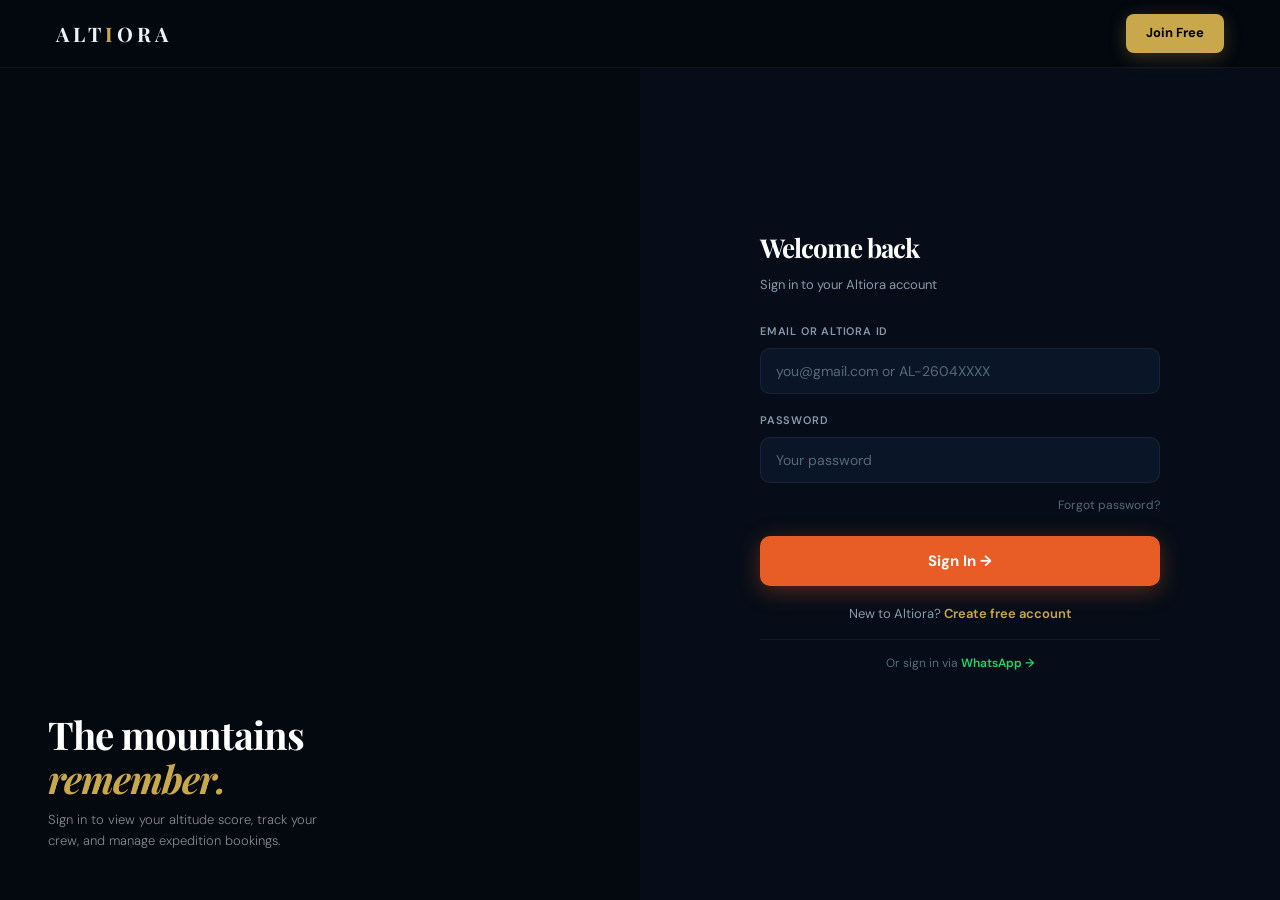
<file: login.html>
<!DOCTYPE html>
<html lang="en">
<head>
<meta charset="UTF-8"/>
<meta name="viewport" content="width=device-width,initial-scale=1"/>
<title>Sign In — Altiora</title>
<link rel="stylesheet" href="style.css"/>
<style>
.login-wrap{display:grid;grid-template-columns:1fr 1fr;min-height:100vh}
.login-left{background:url('https://images.unsplash.com/photo-1572791254854-30deda22b89e?w=1200&q=85') center/cover no-repeat;position:relative;display:flex;flex-direction:column;justify-content:flex-end;padding:48px}
.login-left-overlay{position:absolute;inset:0;background:linear-gradient(180deg,rgba(4,8,15,.15) 0%,rgba(4,8,15,.88) 100%)}
.login-left-content{position:relative;z-index:1}
.login-right{background:var(--bg2);display:flex;align-items:center;justify-content:center;padding:48px 40px}
.login-form-wrap{width:100%;max-width:400px}
@media(max-width:860px){.login-wrap{grid-template-columns:1fr}.login-left{min-height:280px;padding:32px 24px}.login-right{padding:36px 24px}}
</style>
</head>
<body>
<nav class="nav scrolled" style="position:absolute">
  <a href="index.html" class="nav-logo">ALT<span>I</span>ORA</a>
  <div class="nav-right"><a href="signup.html" class="btn-nav">Join Free</a></div>
</nav>
<div class="login-wrap">
  <div class="login-left">
    <div class="login-left-overlay"></div>
    <div class="login-left-content">
      <div style="font-family:var(--font-d);font-size:clamp(26px,3vw,40px);font-weight:700;color:#fff;line-height:1.15;letter-spacing:-1px;margin-bottom:10px">The mountains<br><em style="color:var(--gold)">remember.</em></div>
      <p style="font-size:13px;color:rgba(238,242,247,.55);font-weight:300;max-width:300px;line-height:1.6">Sign in to view your altitude score, track your crew, and manage expedition bookings.</p>
    </div>
  </div>
  <div class="login-right">
    <div class="login-form-wrap">
      <div style="font-family:var(--font-d);font-size:26px;font-weight:700;color:#fff;margin-bottom:6px;letter-spacing:-1px">Welcome back</div>
      <p style="font-size:13px;color:var(--muted);margin-bottom:28px">Sign in to your Altiora account</p>
      <div class="form-group">
        <label class="form-label">Email or Altiora ID</label>
        <input type="text" class="form-input" placeholder="you@gmail.com or AL-2604XXXX"/>
      </div>
      <div class="form-group">
        <label class="form-label">Password</label>
        <input type="password" class="form-input" placeholder="Your password"/>
      </div>
      <div style="text-align:right;margin-top:-10px;margin-bottom:20px">
        <a href="#" style="font-size:12px;color:var(--muted2);text-decoration:none">Forgot password?</a>
      </div>
      <button onclick="window.location.href='dashboard.html'" style="width:100%;padding:15px;border-radius:10px;background:var(--fire);color:#fff;border:none;cursor:pointer;font-size:15px;font-weight:700;font-family:var(--font-b);transition:all .25s;box-shadow:0 5px 22px rgba(232,93,38,.35)">Sign In →</button>
      <p style="text-align:center;margin-top:18px;font-size:13px;color:var(--muted)">New to Altiora? <a href="signup.html" style="color:var(--gold);text-decoration:none;font-weight:600">Create free account</a></p>
      <div style="text-align:center;margin-top:14px;padding-top:14px;border-top:1px solid var(--border2);font-size:12px;color:var(--muted2)">
        Or sign in via <a href="https://wa.me/918800000000" style="color:var(--green);text-decoration:none;font-weight:600">WhatsApp →</a>
      </div>
    </div>
  </div>
</div>
</body>
</html>
</file>
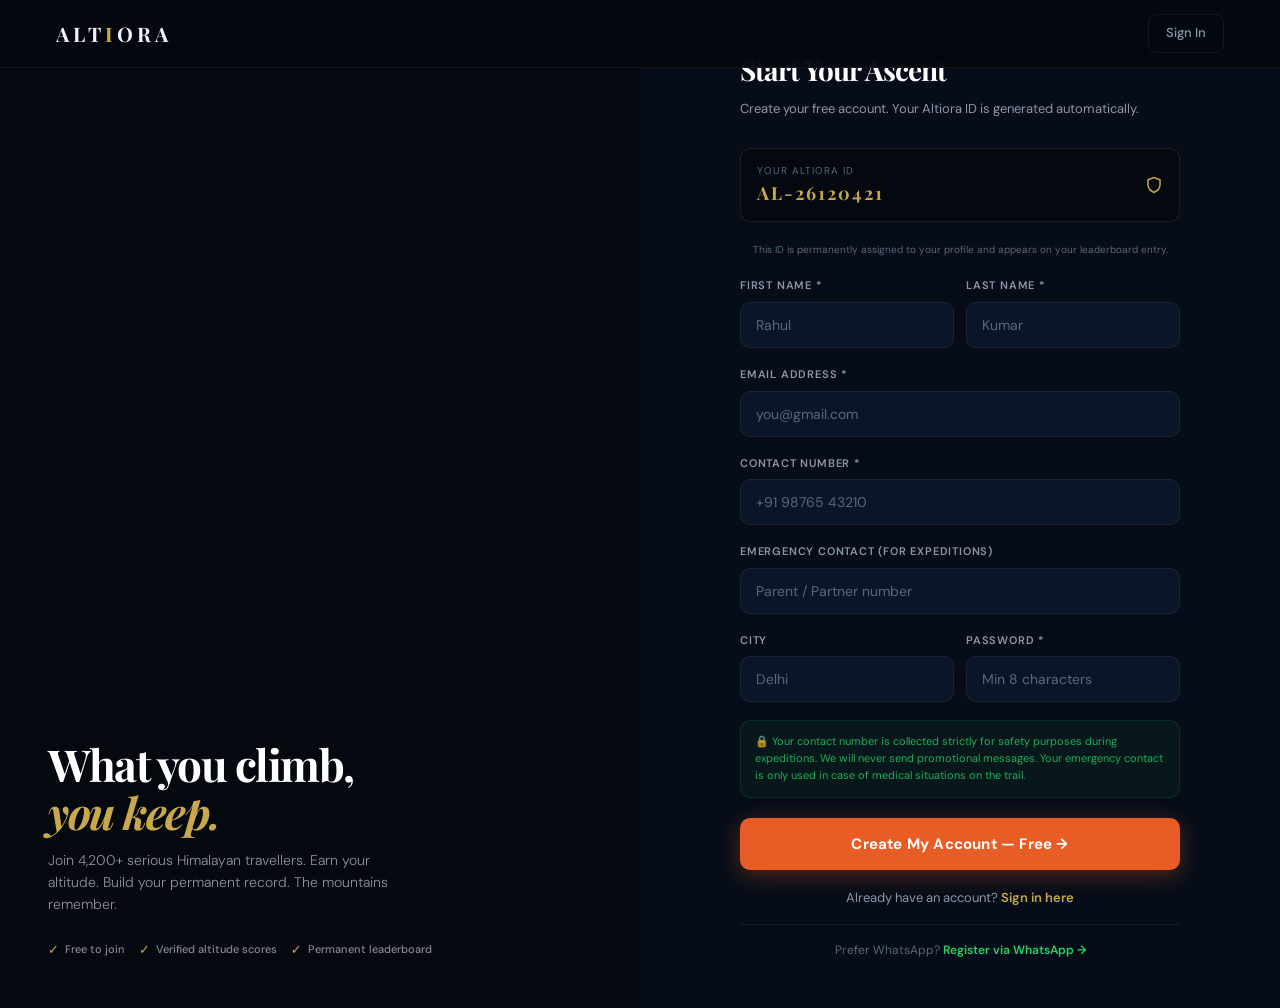
<file: signup.html>
<!DOCTYPE html>
<html lang="en">
<head>
<meta charset="UTF-8"/>
<meta name="viewport" content="width=device-width,initial-scale=1"/>
<title>Join Altiora — What You Climb, You Keep</title>
<link rel="stylesheet" href="style.css"/>
<style>
.signup-wrap{display:grid;grid-template-columns:1fr 1fr;min-height:100vh}
.signup-left{background:url('https://images.unsplash.com/photo-1506905925346-21bda4d32df4?w=1200&q=85') center/cover no-repeat;position:relative;display:flex;flex-direction:column;justify-content:flex-end;padding:48px}
.signup-left-overlay{position:absolute;inset:0;background:linear-gradient(180deg,rgba(4,8,15,.2) 0%,rgba(4,8,15,.85) 100%)}
.signup-left-content{position:relative;z-index:1}
.signup-tagline{font-family:var(--font-d);font-size:clamp(28px,3.5vw,44px);font-weight:700;line-height:1.1;letter-spacing:-1.5px;color:#fff;margin-bottom:12px}
.signup-tagline em{color:var(--gold);font-style:italic}
.signup-tagline-sub{font-size:14px;color:rgba(238,242,247,.6);line-height:1.6;max-width:340px;font-weight:300}
.signup-social-proof{display:flex;gap:14px;flex-wrap:wrap;margin-top:24px}
.sp-item{display:flex;align-items:center;gap:6px;font-size:11px;color:rgba(238,242,247,.55);font-weight:500}
.sp-check{color:var(--gold);font-size:13px}
.signup-right{background:var(--bg2);display:flex;align-items:center;justify-content:center;padding:48px 40px}
.signup-form-wrap{width:100%;max-width:440px}
.form-title{font-family:var(--font-d);font-size:28px;font-weight:700;color:#fff;margin-bottom:6px;letter-spacing:-1px}
.form-sub{font-size:13px;color:var(--muted);margin-bottom:28px;line-height:1.6}
.uid-display{background:var(--bg);border:1px solid var(--border);border-radius:10px;padding:14px 16px;margin-bottom:20px;display:flex;align-items:center;justify-content:space-between}
.uid-label{font-size:10px;color:var(--muted2);letter-spacing:1px;text-transform:uppercase}
.uid-value{font-family:var(--font-d);font-size:18px;font-weight:700;color:var(--gold);letter-spacing:2px}
.uid-note{font-size:10px;color:var(--muted2);text-align:center;margin-top:4px;margin-bottom:20px;line-height:1.5}
.form-row{display:grid;grid-template-columns:1fr 1fr;gap:12px}
.safety-note{background:rgba(37,211,102,.05);border:1px solid rgba(37,211,102,.12);border-radius:10px;padding:12px 14px;font-size:11px;color:rgba(37,211,102,.8);line-height:1.55;margin-bottom:20px}
.btn-submit{width:100%;padding:16px;border-radius:10px;background:var(--fire);color:#fff;border:none;cursor:pointer;font-size:15px;font-weight:700;font-family:var(--font-b);transition:all .25s;box-shadow:0 5px 22px rgba(232,93,38,.35);letter-spacing:.2px}
.btn-submit:hover{background:var(--fire2);transform:translateY(-2px)}
.signin-link{text-align:center;margin-top:18px;font-size:13px;color:var(--muted)}
.signin-link a{color:var(--gold);text-decoration:none;font-weight:600}
.wa-alt{text-align:center;margin-top:16px;padding-top:16px;border-top:1px solid var(--border2);font-size:12px;color:var(--muted2)}
.wa-alt a{color:var(--green);text-decoration:none;font-weight:600}
.success-screen{display:none;text-align:center;padding:20px 0}
.success-icon{font-size:56px;margin-bottom:16px}
.success-title{font-family:var(--font-d);font-size:28px;font-weight:700;color:#fff;margin-bottom:8px}
.success-uid{font-family:var(--font-d);font-size:22px;color:var(--gold);letter-spacing:3px;margin:16px 0;background:var(--bg);border:1px solid var(--border);border-radius:10px;padding:12px}
.success-sub{font-size:14px;color:var(--muted);line-height:1.65;margin-bottom:24px}
@media(max-width:860px){
  .signup-wrap{grid-template-columns:1fr}
  .signup-left{min-height:320px;padding:32px 24px}
  .signup-right{padding:36px 24px}
}
</style>
</head>
<body>

<nav class="nav scrolled" style="position:absolute">
  <a href="index.html" class="nav-logo">ALT<span>I</span>ORA</a>
  <div class="nav-right">
    <a href="login.html" class="btn-nav-ghost">Sign In</a>
  </div>
</nav>

<div class="signup-wrap">
  <!-- LEFT -->
  <div class="signup-left">
    <div class="signup-left-overlay"></div>
    <div class="signup-left-content">
      <div class="signup-tagline">What you climb,<br><em>you keep.</em></div>
      <p class="signup-tagline-sub">Join 4,200+ serious Himalayan travellers. Earn your altitude. Build your permanent record. The mountains remember.</p>
      <div class="signup-social-proof">
        <span class="sp-item"><span class="sp-check">✓</span> Free to join</span>
        <span class="sp-item"><span class="sp-check">✓</span> Verified altitude scores</span>
        <span class="sp-item"><span class="sp-check">✓</span> Permanent leaderboard</span>
      </div>
    </div>
  </div>

  <!-- RIGHT -->
  <div class="signup-right">
    <div class="signup-form-wrap">
      <div id="formView">
        <div class="form-title">Start Your Ascent</div>
        <p class="form-sub">Create your free account. Your Altiora ID is generated automatically.</p>

        <div class="uid-display">
          <div>
            <div class="uid-label">Your Altiora ID</div>
            <div class="uid-value" id="uidDisplay">AL-——————</div>
          </div>
          <svg width="18" height="18" fill="none" stroke="var(--gold)" stroke-width="2" viewBox="0 0 24 24"><path d="M12 22s8-4 8-10V5l-8-3-8 3v7c0 6 8 10 8 10z"/></svg>
        </div>
        <p class="uid-note">This ID is permanently assigned to your profile and appears on your leaderboard entry.</p>

        <div class="form-row">
          <div class="form-group">
            <label class="form-label">First Name *</label>
            <input type="text" class="form-input" id="fname" placeholder="Rahul"/>
          </div>
          <div class="form-group">
            <label class="form-label">Last Name *</label>
            <input type="text" class="form-input" id="lname" placeholder="Kumar"/>
          </div>
        </div>
        <div class="form-group">
          <label class="form-label">Email Address *</label>
          <input type="email" class="form-input" id="email" placeholder="you@gmail.com"/>
        </div>
        <div class="form-group">
          <label class="form-label">Contact Number *</label>
          <input type="tel" class="form-input" id="phone" placeholder="+91 98765 43210"/>
        </div>
        <div class="form-group">
          <label class="form-label">Emergency Contact (for expeditions)</label>
          <input type="tel" class="form-input" id="emergency" placeholder="Parent / Partner number"/>
        </div>
        <div class="form-row">
          <div class="form-group">
            <label class="form-label">City</label>
            <input type="text" class="form-input" id="city" placeholder="Delhi"/>
          </div>
          <div class="form-group">
            <label class="form-label">Password *</label>
            <input type="password" class="form-input" id="password" placeholder="Min 8 characters"/>
          </div>
        </div>

        <div class="safety-note">
          🔒 Your contact number is collected strictly for safety purposes during expeditions. We will never send promotional messages. Your emergency contact is only used in case of medical situations on the trail.
        </div>

        <button class="btn-submit" onclick="handleSignup()">Create My Account — Free →</button>

        <p class="signin-link">Already have an account? <a href="login.html">Sign in here</a></p>
        <div class="wa-alt">Prefer WhatsApp? <a href="https://wa.me/918800000000?text=Hi%2C+I'd+like+to+register+with+Altiora">Register via WhatsApp →</a></div>
      </div>

      <!-- SUCCESS -->
      <div id="successView" class="success-screen">
        <div class="success-icon">🏔</div>
        <div class="success-title">Welcome to Altiora.</div>
        <p style="font-size:13px;color:var(--muted);margin-bottom:8px">Your Altiora ID</p>
        <div class="success-uid" id="successUid"></div>
        <p class="success-sub">Your account is created. Log your past climbs to see your estimated altitude score, or browse upcoming expeditions to earn your first verified score.</p>
        <div style="display:flex;flex-direction:column;gap:10px">
          <a href="log-climbs.html" class="btn-primary" style="justify-content:center">Log My Past Climbs →</a>
          <a href="expeditions.html" class="btn-ghost" style="justify-content:center">Browse Expeditions</a>
        </div>
      </div>
    </div>
  </div>
</div>

<script>
// Generate UID
function genUID(){
  const now=new Date();
  const yy=String(now.getFullYear()).slice(2);
  const mm=String(now.getMonth()+1).padStart(2,'0');
  const dd=String(now.getDate()).padStart(2,'0');
  const rand=String(Math.floor(Math.random()*90)+10);
  return `AL-${yy}${mm}${dd}${rand}`;
}
const uid=genUID();
document.getElementById('uidDisplay').textContent=uid;

function handleSignup(){
  const fname=document.getElementById('fname').value.trim();
  const email=document.getElementById('email').value.trim();
  const phone=document.getElementById('phone').value.trim();
  const password=document.getElementById('password').value;
  if(!fname||!email||!phone||!password){alert('Please fill in all required fields.');return;}
  if(password.length<8){alert('Password must be at least 8 characters.');return;}
  // Success
  document.getElementById('successUid').textContent=uid;
  document.getElementById('formView').style.display='none';
  document.getElementById('successView').style.display='block';
}
</script>
</body>
</html>
</file>
<file: style.css>
@import url('https://fonts.googleapis.com/css2?family=Playfair+Display:ital,wght@0,400;0,600;0,700;0,900;1,400;1,700&family=DM+Sans:opsz,wght@9..40,300;9..40,400;9..40,500;9..40,600;9..40,700&display=swap');
*,*::before,*::after{margin:0;padding:0;box-sizing:border-box}
:root{
  --bg:#04080f;--bg2:#060d18;--surface:#0a1628;--surface2:#0d1e35;
  --gold:#C9A84C;--gold2:#e8c76a;--ice:#4FC3F7;--fire:#E85D26;--fire2:#ff7340;
  --green:#25D366;--text:#EEF2F7;--muted:#8899AA;--muted2:#56697A;
  --border:rgba(201,168,76,0.13);--border2:rgba(255,255,255,0.06);
  --glass:rgba(4,8,15,0.88);
  --font-d:'Playfair Display',Georgia,serif;--font-b:'DM Sans',system-ui,sans-serif;
}
html{scroll-behavior:smooth}
body{background:var(--bg);color:var(--text);font-family:var(--font-b);-webkit-font-smoothing:antialiased;overflow-x:hidden;line-height:1.6}
::-webkit-scrollbar{width:3px}::-webkit-scrollbar-track{background:var(--bg)}::-webkit-scrollbar-thumb{background:var(--gold);border-radius:2px}
::selection{background:rgba(201,168,76,.25);color:#fff}
a{color:inherit}
img{display:block;max-width:100%}

/* NAV */
.nav{position:fixed;top:0;left:0;right:0;z-index:999;height:68px;padding:0 56px;display:flex;justify-content:space-between;align-items:center;transition:background .35s,border-color .35s;border-bottom:1px solid transparent}
.nav.scrolled{background:rgba(4,8,15,.93);backdrop-filter:blur(20px);-webkit-backdrop-filter:blur(20px);border-color:var(--border2)}
.nav-logo{font-family:var(--font-d);font-size:20px;font-weight:700;letter-spacing:4px;text-decoration:none;color:var(--text);text-transform:uppercase;flex-shrink:0}
.nav-logo span{color:var(--gold)}
.nav-center{position:absolute;left:50%;transform:translateX(-50%);display:flex;gap:32px;list-style:none;align-items:center}
.nav-center a{color:var(--muted);text-decoration:none;font-size:13px;font-weight:500;letter-spacing:.4px;transition:color .2s;position:relative}
.nav-center a::after{content:'';position:absolute;bottom:-3px;left:0;right:0;height:1px;background:var(--gold);transform:scaleX(0);transform-origin:left;transition:transform .22s}
.nav-center a:hover,.nav-center a.active{color:var(--text)}
.nav-center a:hover::after,.nav-center a.active::after{transform:scaleX(1)}
.nav-right{display:flex;gap:10px;align-items:center;flex-shrink:0}
.btn-nav-ghost{color:var(--muted);text-decoration:none;font-size:13px;font-weight:500;padding:8px 17px;border-radius:8px;border:1px solid var(--border2);transition:all .2s}
.btn-nav-ghost:hover{color:var(--text);border-color:rgba(201,168,76,.28)}
.btn-nav{background:var(--gold);color:#000;text-decoration:none;padding:9px 20px;border-radius:8px;font-size:13px;font-weight:700;transition:all .2s;box-shadow:0 4px 18px rgba(201,168,76,.28)}
.btn-nav:hover{background:var(--gold2);transform:translateY(-1px)}
.hamburger{display:none;flex-direction:column;justify-content:center;align-items:center;width:40px;height:40px;border-radius:8px;background:rgba(255,255,255,.05);border:1px solid var(--border2);cursor:pointer;gap:5px;flex-shrink:0;transition:all .2s}
.hamburger span{display:block;width:17px;height:1.5px;background:var(--text);border-radius:2px;transition:transform .3s,opacity .3s}
.hamburger.open span:nth-child(1){transform:translateY(6.5px) rotate(45deg)}
.hamburger.open span:nth-child(2){opacity:0;transform:scaleX(0)}
.hamburger.open span:nth-child(3){transform:translateY(-6.5px) rotate(-45deg)}
.mobile-menu{display:none;position:fixed;top:68px;left:0;right:0;bottom:0;background:rgba(4,8,15,.97);backdrop-filter:blur(24px);z-index:990;flex-direction:column;padding:24px;transform:translateX(100%);transition:transform .32s cubic-bezier(.4,0,.2,1);overflow-y:auto}
.mobile-menu.open{transform:translateX(0)}
.mobile-menu ul{list-style:none;display:flex;flex-direction:column;gap:2px;margin-bottom:20px}
.mobile-menu ul a{display:block;padding:14px 16px;border-radius:10px;color:var(--muted);text-decoration:none;font-size:16px;font-weight:500;transition:all .15s;border:1px solid transparent}
.mobile-menu ul a:hover,.mobile-menu ul a.active{background:rgba(201,168,76,.07);color:var(--text);border-color:rgba(201,168,76,.12)}
.mob-div{height:1px;background:var(--border2);margin:0 0 18px}
.mob-actions{display:flex;flex-direction:column;gap:10px}
.mob-actions a{display:block;text-align:center;padding:14px;border-radius:12px;font-size:15px;font-weight:700;text-decoration:none;transition:all .2s}
.mob-signin{background:rgba(255,255,255,.05);color:var(--text);border:1px solid var(--border2)}
.mob-signup{background:var(--gold);color:#000}

/* HERO */
.hero{position:relative;height:100vh;min-height:660px;display:flex;align-items:center;justify-content:center;overflow:hidden}
.hero-bg{position:absolute;inset:0;background:url('https://images.unsplash.com/photo-1506905925346-21bda4d32df4?w=1920&q=85') center 30%/cover no-repeat;transform:scale(1.05);transition:transform 6s ease-out}
.hero-bg.loaded{transform:scale(1)}
.hero-overlay{position:absolute;inset:0;background:linear-gradient(180deg,rgba(4,8,15,.15) 0%,rgba(4,8,15,.5) 45%,rgba(4,8,15,.92) 80%,var(--bg) 100%)}
.hero-noise{position:absolute;inset:0;opacity:.03;background-image:url("data:image/svg+xml,%3Csvg viewBox='0 0 200 200' xmlns='http://www.w3.org/2000/svg'%3E%3Cfilter id='n'%3E%3CfeTurbulence type='fractalNoise' baseFrequency='.85' numOctaves='4'/%3E%3C/filter%3E%3Crect width='100%25' height='100%25' filter='url(%23n)'/%3E%3C/svg%3E");pointer-events:none}
.hero-content{position:relative;z-index:2;text-align:center;max-width:880px;padding:0 24px}
.hero-eyebrow{display:inline-flex;align-items:center;gap:8px;background:rgba(201,168,76,.09);border:1px solid rgba(201,168,76,.22);border-radius:100px;padding:7px 18px;font-size:10px;font-weight:700;letter-spacing:2.5px;color:var(--gold);text-transform:uppercase;margin-bottom:28px}
.hero-dot{width:5px;height:5px;border-radius:50%;background:var(--gold);animation:glow 2s infinite}
.hero-h1{font-family:var(--font-d);font-size:clamp(56px,8.5vw,116px);font-weight:900;line-height:.93;letter-spacing:-3px;color:#fff;margin-bottom:20px}
.hero-h1 em{font-style:italic;color:var(--gold);display:block}
.hero-sub{font-size:clamp(16px,2vw,19px);color:rgba(238,242,247,.7);font-weight:300;line-height:1.65;max-width:520px;margin:0 auto 38px;letter-spacing:.1px}
.hero-ctas{display:flex;gap:14px;justify-content:center;flex-wrap:wrap;margin-bottom:32px}
.btn-primary{display:inline-flex;align-items:center;gap:8px;background:var(--fire);color:#fff;text-decoration:none;padding:16px 30px;border-radius:10px;font-size:15px;font-weight:700;transition:all .25s;border:none;cursor:pointer;font-family:var(--font-b);box-shadow:0 6px 26px rgba(232,93,38,.38);letter-spacing:.2px;white-space:nowrap}
.btn-primary:hover{background:var(--fire2);transform:translateY(-2px);box-shadow:0 12px 34px rgba(232,93,38,.5)}
.btn-ghost{display:inline-flex;align-items:center;gap:8px;background:rgba(255,255,255,.06);color:var(--text);text-decoration:none;padding:16px 30px;border-radius:10px;border:1px solid rgba(255,255,255,.13);font-size:15px;font-weight:600;transition:all .22s;letter-spacing:.2px;white-space:nowrap}
.btn-ghost:hover{border-color:rgba(201,168,76,.38);color:var(--gold);background:rgba(201,168,76,.06)}
.trust-bar{display:flex;gap:24px;justify-content:center;flex-wrap:wrap}
.trust-item{display:flex;align-items:center;gap:6px;font-size:11px;color:rgba(238,242,247,.45);font-weight:500;letter-spacing:.3px}
.trust-check{color:var(--gold);font-size:13px}
.hero-scroll{position:absolute;bottom:32px;left:50%;transform:translateX(-50%);display:flex;flex-direction:column;align-items:center;gap:8px;z-index:2;cursor:pointer}
.scroll-label{font-size:9px;letter-spacing:3px;color:rgba(255,255,255,.3);text-transform:uppercase;font-weight:600}
.scroll-arrow{width:1px;height:44px;background:linear-gradient(180deg,rgba(201,168,76,.7),transparent);animation:scrollpulse 2s ease-in-out infinite}

/* STATS */
.stats-strip{background:rgba(10,22,40,.8);border-top:1px solid var(--border);border-bottom:1px solid var(--border);padding:28px 56px;display:flex;justify-content:center;gap:56px;flex-wrap:wrap}
.stat{text-align:center}
.stat-n{font-family:var(--font-d);font-size:clamp(30px,3.5vw,44px);font-weight:700;color:#fff;letter-spacing:-1.5px;line-height:1;display:block}
.stat-n .accent{color:var(--gold)}
.stat-l{font-size:10px;color:var(--muted2);letter-spacing:2px;text-transform:uppercase;margin-top:5px;font-weight:600}

/* PROBLEM */
.problem{padding:120px 56px;text-align:center;position:relative;overflow:hidden}
.problem::before{content:'';position:absolute;width:700px;height:700px;background:radial-gradient(circle,rgba(201,168,76,.04) 0%,transparent 65%);top:50%;left:50%;transform:translate(-50%,-50%);pointer-events:none}
.problem-wrap{max-width:800px;margin:0 auto;position:relative;z-index:1}
.problem-line{font-family:var(--font-d);font-size:clamp(26px,4vw,54px);font-weight:400;line-height:1.25;color:rgba(238,242,247,.6);margin-bottom:14px;font-style:italic}
.problem-line strong{color:#fff;font-weight:700;font-style:normal}
.problem-rule{width:48px;height:1px;background:var(--gold);margin:28px auto;opacity:.55}
.problem-answer{font-size:clamp(15px,1.8vw,19px);color:var(--gold);font-weight:600;letter-spacing:.4px}

/* HOW IT WORKS */
.section{padding:96px 56px}
.sec-label{font-size:10px;font-weight:700;letter-spacing:3px;color:var(--gold);text-transform:uppercase;margin-bottom:12px;display:flex;align-items:center;gap:10px}
.sec-label::before{content:'';width:22px;height:1px;background:var(--gold);opacity:.6}
.sec-title{font-family:var(--font-d);font-size:clamp(30px,4vw,52px);font-weight:700;letter-spacing:-1.5px;line-height:1.05;margin-bottom:14px;color:#fff}
.sec-sub{font-size:16px;color:var(--muted);line-height:1.75;max-width:460px;font-weight:300}
.steps{display:grid;grid-template-columns:repeat(3,1fr);gap:2px;margin-top:56px;background:var(--border2);border-radius:20px;overflow:hidden}
.step{background:var(--surface);padding:42px 34px;position:relative;transition:background .25s}
.step:hover{background:var(--surface2)}
.step-n{font-family:var(--font-d);font-size:80px;font-weight:900;color:rgba(201,168,76,.07);line-height:1;position:absolute;top:16px;right:24px;letter-spacing:-5px;transition:color .25s}
.step:hover .step-n{color:rgba(201,168,76,.13)}
.step-icon{width:50px;height:50px;border-radius:14px;background:rgba(201,168,76,.1);border:1px solid rgba(201,168,76,.18);display:flex;align-items:center;justify-content:center;font-size:22px;margin-bottom:20px}
.step-title{font-family:var(--font-d);font-size:19px;font-weight:700;color:#fff;margin-bottom:10px}
.step-desc{font-size:13px;color:var(--muted);line-height:1.7;font-weight:300}

/* LEADERBOARD */
.lb-section{padding:96px 56px;background:var(--bg2);position:relative;overflow:hidden}
.lb-section::before{content:'';position:absolute;top:-300px;right:-200px;width:700px;height:700px;background:radial-gradient(circle,rgba(79,195,247,.025) 0%,transparent 65%);pointer-events:none}
.lb-head{display:flex;justify-content:space-between;align-items:flex-end;margin-bottom:40px;flex-wrap:wrap;gap:20px}
.lb-grid{display:grid;grid-template-columns:1fr 1fr;gap:18px}
.lb-panel{background:var(--surface);border:1px solid var(--border2);border-radius:18px;overflow:hidden}
.lb-panel-top{padding:16px 22px;border-bottom:1px solid var(--border2);display:flex;justify-content:space-between;align-items:center}
.lb-panel-label{font-size:10px;font-weight:700;letter-spacing:2px;color:var(--muted2);text-transform:uppercase}
.lb-live{display:flex;align-items:center;gap:5px;font-size:9px;color:var(--green);font-weight:700;letter-spacing:1px;text-transform:uppercase}
.lb-dot{width:5px;height:5px;border-radius:50%;background:var(--green);animation:glow 1.5s infinite}
.lb-row{display:flex;align-items:center;gap:13px;padding:15px 22px;border-bottom:1px solid var(--border2);transition:background .18s;text-decoration:none;color:inherit}
.lb-row:last-child{border-bottom:none}
.lb-row:hover{background:rgba(255,255,255,.025)}
.lb-rank{font-family:var(--font-d);font-size:17px;font-weight:700;width:22px;text-align:center;flex-shrink:0}
.r1{color:var(--gold)}.r2{color:#A8B8C8}.r3{color:#CD7F4A}.r4,.r5{color:var(--muted2)}
.lb-avi{width:36px;height:36px;border-radius:50%;display:flex;align-items:center;justify-content:center;font-size:13px;flex-shrink:0;font-weight:700;border:1.5px solid var(--border2);font-family:var(--font-d)}
.lb-info{flex:1;min-width:0}
.lb-name{font-size:13px;font-weight:600;color:#fff;white-space:nowrap;overflow:hidden;text-overflow:ellipsis}
.lb-city{font-size:11px;color:var(--muted2);margin-top:2px}
.lb-right{text-align:right;flex-shrink:0}
.lb-ft{font-family:var(--font-d);font-size:15px;font-weight:700;color:var(--gold);line-height:1}
.lb-ft-l{font-size:9px;color:var(--muted2);margin-top:2px;letter-spacing:.5px}
.tier-pill{display:inline-flex;align-items:center;font-size:8px;font-weight:700;letter-spacing:1.5px;text-transform:uppercase;padding:2px 7px;border-radius:100px;border:1px solid;margin-top:3px}
.t-explorer{color:#4FC3F7;border-color:rgba(79,195,247,.3);background:rgba(79,195,247,.07)}
.t-climber{color:#8BC34A;border-color:rgba(139,195,74,.3);background:rgba(139,195,74,.07)}
.t-summiteer{color:var(--gold);border-color:rgba(201,168,76,.3);background:rgba(201,168,76,.07)}
.t-elite{color:#fff;border-color:rgba(255,255,255,.2);background:rgba(255,255,255,.05)}
.lb-footer{text-align:center;margin-top:30px}
.btn-outline{display:inline-flex;align-items:center;gap:8px;background:transparent;color:var(--gold);border:1px solid rgba(201,168,76,.3);padding:12px 26px;border-radius:9px;font-size:13px;font-weight:700;text-decoration:none;transition:all .2s;letter-spacing:.3px}
.btn-outline:hover{background:rgba(201,168,76,.07);border-color:rgba(201,168,76,.5)}

/* EXPEDITIONS */
.exp-grid{display:grid;grid-template-columns:repeat(3,1fr);gap:18px;margin-top:56px}
.exp-card{background:var(--surface);border:1px solid var(--border2);border-radius:20px;overflow:hidden;transition:transform .3s,border-color .3s,box-shadow .3s;text-decoration:none;color:inherit;display:block}
.exp-card:hover{transform:translateY(-7px);border-color:rgba(201,168,76,.24);box-shadow:0 28px 64px rgba(0,0,0,.55)}
.exp-img{height:210px;position:relative;overflow:hidden}
.exp-img img{width:100%;height:100%;object-fit:cover;transition:transform .55s ease}
.exp-card:hover .exp-img img{transform:scale(1.07)}
.exp-badge-type{position:absolute;top:13px;left:13px;background:rgba(4,8,15,.82);backdrop-filter:blur(8px);border:1px solid var(--border2);border-radius:100px;padding:5px 11px;font-size:9px;font-weight:700;letter-spacing:1.5px;text-transform:uppercase;color:var(--muted)}
.exp-badge-alt{position:absolute;top:13px;right:13px;background:rgba(201,168,76,.14);backdrop-filter:blur(8px);border:1px solid rgba(201,168,76,.3);border-radius:100px;padding:5px 11px;font-size:10px;font-weight:700;color:var(--gold)}
.exp-body{padding:22px}
.exp-name{font-family:var(--font-d);font-size:18px;font-weight:700;color:#fff;margin-bottom:7px;line-height:1.2}
.exp-meta{display:flex;gap:12px;font-size:11px;color:var(--muted2);margin-bottom:14px;flex-wrap:wrap}
.slot-wrap{margin-bottom:16px}
.slot-lbl{display:flex;justify-content:space-between;font-size:10px;color:var(--muted);margin-bottom:5px}
.slot-lbl strong{color:var(--fire);font-weight:700}
.slot-track{height:3px;background:rgba(255,255,255,.05);border-radius:100px;overflow:hidden}
.slot-fill{height:100%;border-radius:100px}
.fill-high{background:var(--fire)}.fill-med{background:var(--gold)}.fill-low{background:var(--ice)}
.exp-foot{display:flex;justify-content:space-between;align-items:center}
.exp-price{font-family:var(--font-d);font-size:19px;font-weight:700;color:#fff}
.exp-price small{font-size:11px;color:var(--muted2);font-family:var(--font-b);font-weight:400}
.exp-actions{display:flex;gap:7px}
.btn-xs{padding:9px 16px;border-radius:8px;font-size:11px;font-weight:700;text-decoration:none;transition:all .2s;cursor:pointer;border:none;font-family:var(--font-b);letter-spacing:.2px;white-space:nowrap}
.btn-xs-primary{background:var(--fire);color:#fff}
.btn-xs-primary:hover{background:var(--fire2)}
.btn-xs-wa{background:rgba(37,211,102,.1);color:var(--green);border:1px solid rgba(37,211,102,.22);display:flex;align-items:center;justify-content:center;width:34px;padding:0;border-radius:8px}
.btn-xs-wa:hover{background:rgba(37,211,102,.2)}

/* PEAK LADDER */
.ladder-wrap{display:grid;grid-template-columns:1fr 1fr;gap:48px;align-items:center;margin-top:56px}
.tiers-list{display:flex;flex-direction:column;gap:3px}
.tier-row{display:flex;align-items:center;gap:16px;padding:18px 22px;border-radius:14px;border:1px solid var(--border2);background:var(--surface);transition:all .22s;position:relative;overflow:hidden}
.tier-row::before{content:'';position:absolute;left:0;top:0;bottom:0;width:3px}
.tr-elite::before{background:linear-gradient(180deg,#fff,var(--gold))}
.tr-summiteer::before{background:var(--gold)}
.tr-climber::before{background:#8BC34A}
.tr-explorer::before{background:var(--ice)}
.tier-row:hover{border-color:rgba(201,168,76,.2);background:var(--surface2)}
.tier-ico{width:44px;height:44px;border-radius:12px;display:flex;align-items:center;justify-content:center;font-size:20px;flex-shrink:0}
.tr-elite .tier-ico{background:rgba(255,255,255,.05);border:1px solid rgba(255,255,255,.1)}
.tr-summiteer .tier-ico{background:rgba(201,168,76,.1);border:1px solid rgba(201,168,76,.18)}
.tr-climber .tier-ico{background:rgba(139,195,74,.08);border:1px solid rgba(139,195,74,.2)}
.tr-explorer .tier-ico{background:rgba(79,195,247,.08);border:1px solid rgba(79,195,247,.2)}
.tier-info{flex:1}
.tier-name{font-size:14px;font-weight:700;color:#fff;display:flex;align-items:center;gap:7px}
.tier-thresh{font-size:11px;color:var(--muted2);margin-top:3px}
.tier-perk{font-size:11px;color:var(--muted);margin-top:4px;display:flex;align-items:center;gap:5px}
.tier-perk::before{content:'✦';font-size:8px;color:var(--gold)}
.ladder-callout{background:var(--surface);border:1px solid var(--border);border-radius:20px;padding:34px}
.lc-crown{font-size:38px;margin-bottom:14px}
.lc-title{font-family:var(--font-d);font-size:22px;font-weight:700;color:#fff;margin-bottom:8px}
.lc-desc{font-size:13px;color:var(--muted);line-height:1.65;margin-bottom:22px}
.lc-perks{display:flex;flex-direction:column;gap:10px;margin-bottom:24px}
.lc-perk{display:flex;align-items:center;gap:10px;font-size:13px;color:var(--muted)}
.lc-perk-icon{width:28px;height:28px;border-radius:8px;background:rgba(201,168,76,.1);display:flex;align-items:center;justify-content:center;font-size:12px;flex-shrink:0}
.lc-count{display:flex;align-items:center;gap:10px;background:rgba(201,168,76,.06);border:1px solid rgba(201,168,76,.14);border-radius:10px;padding:13px 15px;font-size:12px;color:var(--muted)}
.lc-count-n{font-family:var(--font-d);font-size:22px;font-weight:700;color:var(--gold);line-height:1}

/* ALTITUDE TOOL */
.tool-section{padding:96px 56px}
.tool-card{max-width:740px;margin:0 auto;background:var(--surface);border:1px solid var(--border);border-radius:24px;overflow:hidden}
.tool-hdr{padding:36px 38px 24px;text-align:center;border-bottom:1px solid var(--border2)}
.tool-body{padding:32px 38px 38px}
.route-chips{display:flex;flex-wrap:wrap;gap:8px;margin-bottom:22px}
.chip{padding:8px 15px;border-radius:100px;background:rgba(255,255,255,.04);border:1px solid var(--border2);font-size:11px;font-weight:500;color:var(--muted);cursor:pointer;transition:all .18s;white-space:nowrap}
.chip:hover{border-color:rgba(201,168,76,.28);color:var(--text)}
.chip.on{background:rgba(201,168,76,.12);border-color:rgba(201,168,76,.38);color:var(--gold)}
.chip-hint{font-size:11px;color:var(--muted2);margin-bottom:20px}
.calc-result{margin-top:24px;padding:26px;background:var(--bg);border-radius:16px;border:1px solid var(--border);display:none}
.calc-result.show{display:block;animation:fadeup .35s ease}
.cr-score{font-family:var(--font-d);font-size:52px;font-weight:700;color:#fff;line-height:1;margin-bottom:4px}
.cr-score span{color:var(--gold)}
.cr-tier{font-size:13px;color:var(--muted);margin-bottom:14px}
.cr-bar-wrap{height:6px;background:rgba(255,255,255,.05);border-radius:100px;overflow:hidden;margin-bottom:6px}
.cr-bar{height:100%;border-radius:100px;background:linear-gradient(90deg,var(--ice),var(--gold));width:0;transition:width 1.1s cubic-bezier(.34,1.56,.64,1)}
.cr-next{font-size:11px;color:var(--muted2);margin-bottom:18px}
.cr-note{font-size:11px;color:var(--muted2);line-height:1.6;padding-top:14px;border-top:1px solid var(--border2);margin-bottom:14px}
.cr-ctas{display:flex;gap:10px;flex-wrap:wrap}

/* TESTIMONIALS */
.testi-grid{display:grid;grid-template-columns:repeat(3,1fr);gap:18px;margin-top:56px}
.testi-card{background:var(--surface);border:1px solid var(--border2);border-radius:18px;padding:26px;transition:border-color .25s,transform .25s}
.testi-card:hover{border-color:rgba(201,168,76,.2);transform:translateY(-3px)}
.testi-stars{display:flex;gap:2px;margin-bottom:13px}
.testi-stars span{color:var(--gold);font-size:13px}
.testi-q{font-family:var(--font-d);font-size:14px;font-weight:400;font-style:italic;color:rgba(238,242,247,.82);line-height:1.7;margin-bottom:18px}
.testi-foot{display:flex;align-items:center;gap:11px}
.testi-avi{width:38px;height:38px;border-radius:50%;display:flex;align-items:center;justify-content:center;font-size:13px;font-weight:700;font-family:var(--font-d);flex-shrink:0;border:1.5px solid var(--border2)}
.testi-name{font-size:13px;font-weight:700;color:#fff}
.testi-meta{font-size:10px;color:var(--muted2);margin-top:2px}
.testi-verified{margin-top:13px;padding-top:13px;border-top:1px solid var(--border2);font-size:9px;color:var(--muted2);display:flex;align-items:center;gap:5px;letter-spacing:.5px;text-transform:uppercase}
.testi-verified::before{content:'✓';color:var(--green);font-size:11px}

/* WHY */
.why-section{padding:96px 56px;background:var(--bg2)}
.why-grid{display:grid;grid-template-columns:repeat(4,1fr);gap:2px;margin-top:56px;background:var(--border2);border-radius:20px;overflow:hidden}
.why-card{background:var(--surface);padding:34px 26px;transition:background .2s}
.why-card:hover{background:var(--surface2)}
.why-icon{font-size:30px;margin-bottom:16px;display:block}
.why-title{font-size:15px;font-weight:700;color:#fff;margin-bottom:9px;line-height:1.3}
.why-desc{font-size:12px;color:var(--muted);line-height:1.65;font-weight:300}

/* FINAL CTA */
.final{padding:136px 56px;text-align:center;background:linear-gradient(180deg,var(--bg2) 0%,var(--bg) 100%);position:relative;overflow:hidden}
.final::before{content:'THE MOUNTAINS REMEMBER';position:absolute;top:50%;left:50%;transform:translate(-50%,-50%);font-family:var(--font-d);font-size:clamp(50px,10vw,160px);font-weight:900;letter-spacing:-4px;color:rgba(201,168,76,.025);white-space:nowrap;pointer-events:none;line-height:1}
.final-title{font-family:var(--font-d);font-size:clamp(38px,5.5vw,76px);font-weight:700;line-height:1.05;letter-spacing:-2px;color:#fff;margin-bottom:16px;position:relative;z-index:1}
.final-title em{color:var(--gold);font-style:italic}
.final-sub{font-size:17px;color:var(--muted);max-width:420px;margin:0 auto 42px;line-height:1.7;position:relative;z-index:1}
.final-btns{display:flex;gap:14px;justify-content:center;flex-wrap:wrap;position:relative;z-index:1}
.final-note{margin-top:26px;font-size:12px;color:var(--muted2);position:relative;z-index:1}
.final-note strong{color:var(--fire)}

/* FOOTER */
footer{background:rgba(2,4,9,.96);border-top:1px solid var(--border2);padding:50px 56px 30px}
.foot-top{display:flex;justify-content:space-between;align-items:flex-start;flex-wrap:wrap;gap:30px;margin-bottom:34px;padding-bottom:34px;border-bottom:1px solid var(--border2)}
.foot-logo{font-family:var(--font-d);font-size:18px;font-weight:700;letter-spacing:4px;color:var(--text);text-decoration:none;text-transform:uppercase;display:block;margin-bottom:7px}
.foot-logo span{color:var(--gold)}
.foot-tag{font-size:11px;color:var(--muted2);letter-spacing:.4px}
.foot-nav{display:flex;gap:52px;flex-wrap:wrap}
.foot-col-title{font-size:9px;font-weight:700;letter-spacing:2px;color:var(--muted2);text-transform:uppercase;margin-bottom:13px}
.foot-col ul{list-style:none;display:flex;flex-direction:column;gap:9px}
.foot-col ul a{font-size:12px;color:var(--muted);text-decoration:none;transition:color .15s;font-weight:400}
.foot-col ul a:hover{color:var(--text)}
.foot-bottom{display:flex;justify-content:space-between;align-items:center;flex-wrap:wrap;gap:12px}
.foot-copy{font-size:11px;color:var(--muted2)}
.foot-badges{display:flex;gap:9px}
.foot-badge{font-size:10px;color:var(--muted2);padding:3px 9px;border-radius:5px;border:1px solid var(--border2);letter-spacing:.4px}

/* WA FLOAT */
.wa-float{position:fixed;bottom:26px;right:26px;z-index:800;width:50px;height:50px;border-radius:50%;background:var(--green);color:#fff;display:flex;align-items:center;justify-content:center;text-decoration:none;box-shadow:0 5px 22px rgba(37,211,102,.4);transition:all .25s;opacity:0;transform:scale(.85) translateY(8px)}
.wa-float.show{opacity:1;transform:scale(1) translateY(0)}
.wa-float:hover{transform:scale(1.1)!important;box-shadow:0 10px 30px rgba(37,211,102,.55)}

/* REVEAL ANIMATIONS */
.reveal{opacity:0;transform:translateY(24px);transition:opacity .65s ease,transform .65s ease}
.reveal.in{opacity:1;transform:translateY(0)}
.d1{transition-delay:.1s}.d2{transition-delay:.2s}.d3{transition-delay:.3s}.d4{transition-delay:.4s}

/* KEYFRAMES */
@keyframes glow{0%,100%{opacity:1;transform:scale(1)}50%{opacity:.35;transform:scale(.65)}}
@keyframes scrollpulse{0%{opacity:0;transform:translateY(-8px)}50%{opacity:1}100%{opacity:0;transform:translateY(8px)}}
@keyframes fadeup{from{opacity:0;transform:translateY(14px)}to{opacity:1;transform:translateY(0)}}
@keyframes counter{from{opacity:0}to{opacity:1}}

/* FORM */
.form-group{margin-bottom:18px}
.form-label{display:block;font-size:11px;font-weight:600;color:var(--muted);letter-spacing:.8px;margin-bottom:7px;text-transform:uppercase}
.form-input,.form-select{width:100%;padding:13px 15px;background:var(--surface);border:1px solid var(--border2);border-radius:10px;color:var(--text);font-size:14px;font-family:var(--font-b);transition:border-color .2s,box-shadow .2s;outline:none;-webkit-appearance:none}
.form-input:focus,.form-select:focus{border-color:rgba(201,168,76,.38);box-shadow:0 0 0 3px rgba(201,168,76,.07)}
.form-input::placeholder{color:var(--muted2)}
.form-select option{background:var(--surface)}

/* PAGE HEADER */
.page-hero{padding:130px 56px 64px;background:linear-gradient(180deg,var(--bg) 0%,var(--bg2) 100%);position:relative;overflow:hidden}
.page-hero::before{content:'';position:absolute;inset:0;background:url('https://images.unsplash.com/photo-1544735716-392fe2489ffa?w=1440&q=70') center/cover no-repeat;opacity:.06}
.page-hero-inner{position:relative;z-index:1}

/* RESPONSIVE */
@media(max-width:1100px){.lb-grid{grid-template-columns:1fr}.why-grid{grid-template-columns:repeat(2,1fr)}}
@media(max-width:900px){
  .nav{padding:0 18px;height:62px}
  .nav-center,.btn-nav-ghost,.btn-nav{display:none}
  .hamburger{display:flex}
  .mobile-menu{display:flex;top:62px}
  .hero-h1{letter-spacing:-2px}
  .stats-strip{padding:20px;gap:24px}
  .problem,.section,.lb-section,.why-section,.tool-section,.final{padding:68px 20px}
  .steps{grid-template-columns:1fr}
  .exp-grid{grid-template-columns:1fr}
  .testi-grid{grid-template-columns:1fr}
  .why-grid{grid-template-columns:1fr}
  .ladder-wrap{grid-template-columns:1fr}
  .foot-top{flex-direction:column}
  .foot-nav{gap:24px}
  footer{padding:36px 20px 22px}
  .page-hero{padding:100px 20px 48px}
}
@media(max-width:560px){
  .hero-ctas{flex-direction:column;align-items:center}
  .btn-primary,.btn-ghost{width:100%;max-width:300px;justify-content:center}
  .stats-strip{display:grid;grid-template-columns:repeat(2,1fr)}
  .final-btns{flex-direction:column;align-items:center}
  .tool-hdr,.tool-body{padding:22px 22px 0}
  .tool-body{padding:20px 22px 26px}
}
</file>
